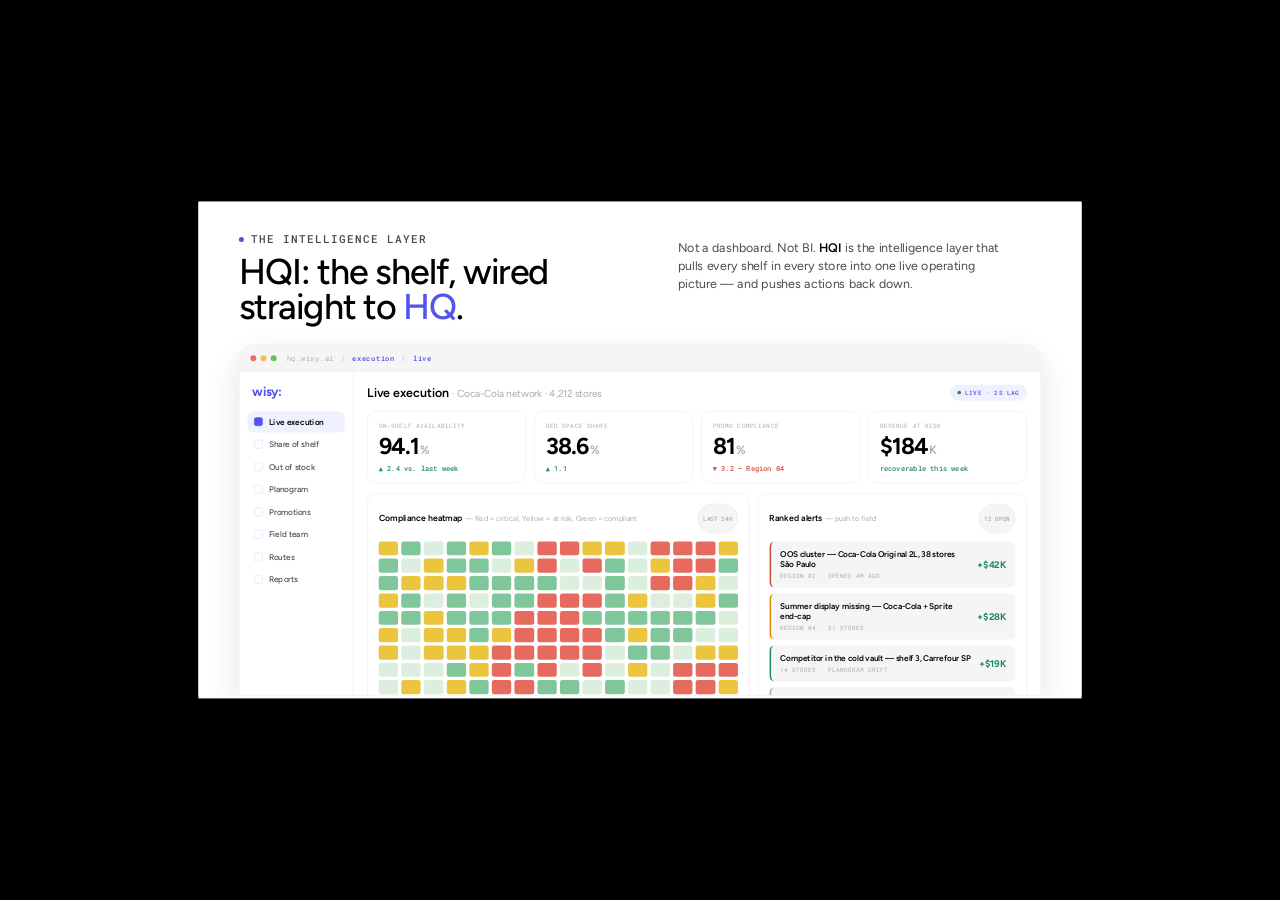
<file: _harness.html>
<!doctype html>
<html>
<head>
<meta charset="utf-8">
<link rel="stylesheet" href="colors_and_type.css" />
<link rel="stylesheet" href="deck.css" />
<link rel="stylesheet" href="deck-slides.css" />
<link rel="stylesheet" href="deck-frontier.css" />
<style>
  html, body { margin: 0; background: #000; height: 100%; }
  body { display: flex; align-items: center; justify-content: center; }
  .harness { width: 1920px; height: 1080px; position: relative; overflow: hidden; flex: none; transform: scale(0.46); transform-origin: center; background:#fff; }
  .harness .f-hqi__head, .harness .f-hqi__win { animation: none !important; opacity: 1 !important; transform: none !important; }
</style>
</head>
<body>
<div class="harness">
  <section data-deck-active>
    <div class="f-hqi">
      <div class="f-hqi__head">
        <div class="f-hqi__headL">
          <p class="kicker"><span class="dot"></span><span>The intelligence layer</span></p>
          <h2 class="f-hqi__h">HQI: the shelf, wired straight to <em>HQ</em>.</h2>
        </div>
        <p class="f-hqi__intro">Not a dashboard. Not BI. <strong>HQI</strong> is the intelligence layer that pulls every shelf in every store into one live operating picture — and pushes actions back down.</p>
      </div>
      <div class="f-hqi__win">
        <div class="f-hqi__bar">
          <span class="f-hqi__dots" aria-hidden="true"><i></i><i></i><i></i></span>
          <span class="f-hqi__url">hq.wisy.ai <span class="sl">/</span> <b>execution</b> <span class="sl">/</span> <b>live</b></span>
        </div>
        <div class="f-hqi__app">
          <aside class="f-hqi__side">
            <p class="f-hqi__logo">wisy<span>:</span></p>
            <nav class="f-hqi__nav">
              <span class="f-hqi__navit on"><span class="bx"></span>Live execution</span>
              <span class="f-hqi__navit"><span class="bx"></span>Share of shelf</span>
              <span class="f-hqi__navit"><span class="bx"></span>Out of stock</span>
              <span class="f-hqi__navit"><span class="bx"></span>Planogram</span>
              <span class="f-hqi__navit"><span class="bx"></span>Promotions</span>
              <span class="f-hqi__navit"><span class="bx"></span>Field team</span>
              <span class="f-hqi__navit"><span class="bx"></span>Routes</span>
              <span class="f-hqi__navit"><span class="bx"></span>Reports</span>
            </nav>
          </aside>
          <div class="f-hqi__main">
            <div class="f-hqi__apphead">
              <p class="f-hqi__title">Live execution <span>· Coca-Cola network · 4,212 stores</span></p>
              <span class="f-hqi__livepill"><span class="d"></span>Live · 2s lag</span>
            </div>
            <div class="f-hqi__kpis">
              <div class="f-hqi__kpi"><p class="k">On-shelf availability</p><p class="v">94.1<span>%</span></p><p class="dl up">▲ 2.4 vs. last week</p></div>
              <div class="f-hqi__kpi"><p class="k">Red space share</p><p class="v">38.6<span>%</span></p><p class="dl up">▲ 1.1</p></div>
              <div class="f-hqi__kpi"><p class="k">Promo compliance</p><p class="v">81<span>%</span></p><p class="dl down">▼ 3.2 — Region 04</p></div>
              <div class="f-hqi__kpi"><p class="k">Revenue at risk</p><p class="v">$184<span>K</span></p><p class="dl up">recoverable this week</p></div>
            </div>
            <div class="f-hqi__panels">
              <div class="f-hqi__heat">
                <div class="f-hqi__panelhead"><p>Compliance heatmap <span>— Red = critical, Yellow = at risk, Green = compliant</span></p><span class="pill">Last 24h</span></div>
                <div class="f-hqi__grid" id="hqiHeat"></div>
              </div>
              <div class="f-hqi__alerts">
                <div class="f-hqi__panelhead"><p>Ranked alerts <span>— push to field</span></p><span class="pill">12 open</span></div>
                <div class="f-hqi__alert red"><div class="ax"><p class="t">OOS cluster — Coca-Cola Original 2L, 38 stores São Paulo</p><p class="s">Region 02 · opened 4m ago</p></div><span class="val">+$42K</span></div>
                <div class="f-hqi__alert amber"><div class="ax"><p class="t">Summer display missing — Coca-Cola + Sprite end-cap</p><p class="s">Region 04 · 21 stores</p></div><span class="val">+$28K</span></div>
                <div class="f-hqi__alert green"><div class="ax"><p class="t">Competitor in the cold vault — shelf 3, Carrefour SP</p><p class="s">14 stores · planogram drift</p></div><span class="val">+$19K</span></div>
                <div class="f-hqi__alert"><div class="ax"><p class="t">Price mismatch vs. PoS — Coca-Cola Zero 6-pack</p><p class="s">Chile · 9 stores</p></div><span class="val">+$12K</span></div>
              </div>
            </div>
          </div>
        </div>
      </div>
    </div>
  </section>
</div>
<script>
  (function hqiHeat(){
    var el = document.getElementById('hqiHeat');
    if (!el || el.childElementCount) return;
    var COLS = 16, ROWS = 11, N = COLS * ROWS;
    var s = 20260605;
    function rnd(){ s = (s * 1103515245 + 12345) & 0x7fffffff; return s / 0x7fffffff; }
    var blobs = [[7,5],[8,6],[6,7],[8,4],[13,1],[8,0],[14,8]];
    function redNear(c, r){
      for (var b = 0; b < blobs.length; b++){
        var dc = c - blobs[b][0], dr = r - blobs[b][1];
        if (dc*dc + dr*dr <= 2 && rnd() < 0.72) return true;
      }
      return false;
    }
    var html = '';
    for (var i = 0; i < N; i++){
      var c = i % COLS, r = (i / COLS) | 0, cls;
      if (redNear(c, r)) cls = 'r';
      else { var x = rnd(); cls = x < 0.30 ? 'y' : (x < 0.62 ? 'g' : 'p'); }
      html += '<span class="hc ' + cls + '"></span>';
    }
    el.innerHTML = html;
  })();
</script>
</body>
</html>
</file>
<file: colors_and_type.css>
/* ============================================================
   WISY DESIGN SYSTEM — Foundations
   Source of truth: Brand Style Tile (assets/Brand_Style_Tile.png)
   ============================================================ */

@import url('https://fonts.googleapis.com/css2?family=Figtree:wght@300;400;500;600;700;800&family=Roboto+Mono:wght@400;500;600&display=swap');

:root {
  /* ----------  COLOR — RAW TOKENS  ---------- */

  /* Brand accents */
  --wisy-indigo:      #5354ED;   /* Primary accent — logo, CTAs, links */
  --wisy-lime:        #DDF45B;   /* Secondary accent — highlights, callouts */

  /* Neutrals */
  --wisy-black:       #000000;
  --wisy-gray-500:    #AAAAAA;   /* Mid gray — placeholders, captions */
  --wisy-gray-50:     #F5F5F5;   /* Surface tint — large soft cards */
  --wisy-white:       #FFFFFF;

  /* Indigo tints (the soft lavender family from the tile) */
  --wisy-indigo-200:  #CDD1FF;   /* Strong tint — secondary surfaces */
  --wisy-indigo-100:  #F0F1FF;   /* Wash — section backgrounds, tags */

  /* Derived shades for hover / press / focus (kept inside the indigo hue) */
  --wisy-indigo-700:  #3F3FD5;   /* Hover on primary */
  --wisy-indigo-800:  #2B2BB8;   /* Press on primary */
  --wisy-indigo-300:  #A8AFFF;   /* Soft border / focus ring */
  --wisy-lime-700:    #C5DC3D;   /* Hover on lime */

  /* Semantic helpers (kept neutral; brand favors restraint) */
  --wisy-success:     #1F8A5B;
  --wisy-warning:     #E08A00;
  --wisy-danger:      #D24A3C;

  /* ----------  COLOR — SEMANTIC ROLES  ---------- */

  /* Foreground */
  --fg:               var(--wisy-black);
  --fg-1:             var(--wisy-black);           /* Primary text */
  --fg-2:             #4A4A4A;                     /* Body secondary */
  --fg-3:             var(--wisy-gray-500);        /* Captions, placeholders */
  --fg-on-indigo:     var(--wisy-white);
  --fg-on-lime:       var(--wisy-black);
  --fg-accent:        var(--wisy-indigo);

  /* Background */
  --bg:               var(--wisy-white);
  --bg-1:             var(--wisy-white);           /* Page background */
  --bg-2:             var(--wisy-gray-50);         /* Soft surface — large cards */
  --bg-3:             var(--wisy-indigo-100);      /* Tint surface — callouts */
  --bg-inverse:       var(--wisy-black);
  --bg-accent:        var(--wisy-indigo);
  --bg-accent-soft:   var(--wisy-indigo-100);

  /* Border */
  --border-1:         #E6E6E6;                     /* Default border */
  --border-2:         var(--wisy-indigo-200);      /* Accent border */
  --border-strong:    var(--wisy-black);

  /* ----------  TYPOGRAPHY — FAMILIES  ---------- */
  --font-sans:   "Figtree", ui-sans-serif, system-ui, -apple-system, "Helvetica Neue", Arial, sans-serif;
  --font-mono:   "Roboto Mono", ui-monospace, "SF Mono", Menlo, Consolas, monospace;

  /* ----------  TYPOGRAPHY — SCALE  ---------- */
  /* Display sizes follow the tile: large weight 500/600, very tight leading. */
  --fs-display-xl: 96px;   --lh-display-xl: 0.95;
  --fs-display-l:  72px;   --lh-display-l:  1.00;
  --fs-display-m:  56px;   --lh-display-m:  1.02;
  --fs-display-s:  44px;   --lh-display-s:  1.05;

  --fs-h1:         36px;   --lh-h1:         1.10;
  --fs-h2:         28px;   --lh-h2:         1.15;
  --fs-h3:         22px;   --lh-h3:         1.20;
  --fs-h4:         18px;   --lh-h4:         1.30;

  --fs-body-l:     18px;   --lh-body-l:     1.50;
  --fs-body:       16px;   --lh-body:       1.50;
  --fs-body-s:     14px;   --lh-body-s:     1.45;

  --fs-caption:    13px;   --lh-caption:    1.35;
  --fs-tag:        12px;   --lh-tag:        1.20;    /* mono, all-caps */
  --fs-micro:      11px;   --lh-micro:      1.20;

  /* Weights */
  --fw-regular:    400;
  --fw-medium:     500;
  --fw-semibold:   600;
  --fw-bold:       700;

  /* Tracking */
  --ls-tight:      -0.02em;     /* display */
  --ls-snug:       -0.01em;     /* headings */
  --ls-normal:     0;
  --ls-wide:       0.06em;      /* mono caps */
  --ls-wider:      0.12em;      /* mono caps small */

  /* ----------  SPACING  ---------- */
  --space-1:  4px;
  --space-2:  8px;
  --space-3:  12px;
  --space-4:  16px;
  --space-5:  20px;
  --space-6:  24px;
  --space-8:  32px;
  --space-10: 40px;
  --space-12: 48px;
  --space-16: 64px;
  --space-20: 80px;
  --space-24: 96px;

  /* ----------  RADII  ---------- */
  /* Wisy uses GENEROUSLY rounded corners on large cards and pill capsules. */
  --radius-xs:   4px;
  --radius-sm:   8px;
  --radius-md:  12px;
  --radius-lg:  20px;
  --radius-xl:  28px;
  --radius-2xl: 40px;
  --radius-pill: 999px;

  /* ----------  SHADOWS  ---------- */
  /* Subtle and crisp — Wisy is "clean", not "fluffy". No big glows. */
  --shadow-xs: 0 1px 0 rgba(16, 24, 64, 0.04);
  --shadow-sm: 0 1px 2px rgba(16, 24, 64, 0.06), 0 1px 1px rgba(16, 24, 64, 0.03);
  --shadow-md: 0 6px 14px rgba(16, 24, 64, 0.07), 0 2px 4px rgba(16, 24, 64, 0.04);
  --shadow-lg: 0 18px 40px rgba(16, 24, 64, 0.10), 0 4px 8px rgba(16, 24, 64, 0.05);
  --shadow-indigo: 0 12px 28px rgba(83, 84, 237, 0.18);

  /* ----------  MOTION  ---------- */
  --ease-out:   cubic-bezier(0.16, 1, 0.30, 1);   /* default snappy */
  --ease-in-out: cubic-bezier(0.65, 0, 0.35, 1);
  --dur-fast:   120ms;
  --dur-base:   200ms;
  --dur-slow:   360ms;
}

/* ============================================================
   SEMANTIC TYPOGRAPHY CLASSES
   Use these on real elements. Keep raw vars for one-offs.
   ============================================================ */

.t-display-xl,
.t-display-l,
.t-display-m,
.t-display-s {
  font-family: var(--font-sans);
  font-weight: var(--fw-medium);
  letter-spacing: var(--ls-tight);
  color: var(--fg-1);
  text-wrap: balance;
}
.t-display-xl { font-size: var(--fs-display-xl); line-height: var(--lh-display-xl); }
.t-display-l  { font-size: var(--fs-display-l);  line-height: var(--lh-display-l);  }
.t-display-m  { font-size: var(--fs-display-m);  line-height: var(--lh-display-m);  }
.t-display-s  { font-size: var(--fs-display-s);  line-height: var(--lh-display-s);  }

.t-h1, .t-h2, .t-h3, .t-h4 {
  font-family: var(--font-sans);
  font-weight: var(--fw-semibold);
  letter-spacing: var(--ls-snug);
  color: var(--fg-1);
}
.t-h1 { font-size: var(--fs-h1); line-height: var(--lh-h1); }
.t-h2 { font-size: var(--fs-h2); line-height: var(--lh-h2); }
.t-h3 { font-size: var(--fs-h3); line-height: var(--lh-h3); }
.t-h4 { font-size: var(--fs-h4); line-height: var(--lh-h4); }

.t-body-l { font-family: var(--font-sans); font-weight: var(--fw-regular); font-size: var(--fs-body-l); line-height: var(--lh-body-l); color: var(--fg-1); }
.t-body   { font-family: var(--font-sans); font-weight: var(--fw-regular); font-size: var(--fs-body);   line-height: var(--lh-body);   color: var(--fg-1); }
.t-body-s { font-family: var(--font-sans); font-weight: var(--fw-regular); font-size: var(--fs-body-s); line-height: var(--lh-body-s); color: var(--fg-2); }
.t-caption{ font-family: var(--font-sans); font-weight: var(--fw-regular); font-size: var(--fs-caption);line-height: var(--lh-caption);color: var(--fg-3); }

/* Mono — always uppercase, always letter-spaced. Used for tags, labels, kickers. */
.t-tag, .t-kicker, .t-mono-caps {
  font-family: var(--font-mono);
  font-weight: var(--fw-medium);
  font-size: var(--fs-tag);
  line-height: var(--lh-tag);
  letter-spacing: var(--ls-wide);
  text-transform: uppercase;
  color: var(--fg-2);
}

.t-mono { font-family: var(--font-mono); font-weight: var(--fw-regular); }

/* Inline link style (indigo, underline on hover) */
.t-link {
  color: var(--fg-accent);
  text-decoration: none;
  border-bottom: 1px solid transparent;
  transition: border-color var(--dur-fast) var(--ease-out);
}
.t-link:hover { border-bottom-color: var(--fg-accent); }

/* ============================================================
   BASE ELEMENT BINDINGS
   Apply via class on a wrapper to opt in (e.g. <body class="wisy">)
   ============================================================ */

.wisy { font-family: var(--font-sans); color: var(--fg-1); background: var(--bg-1); }
.wisy h1 { font-size: var(--fs-h1); line-height: var(--lh-h1); font-weight: var(--fw-semibold); letter-spacing: var(--ls-snug); }
.wisy h2 { font-size: var(--fs-h2); line-height: var(--lh-h2); font-weight: var(--fw-semibold); letter-spacing: var(--ls-snug); }
.wisy h3 { font-size: var(--fs-h3); line-height: var(--lh-h3); font-weight: var(--fw-semibold); }
.wisy h4 { font-size: var(--fs-h4); line-height: var(--lh-h4); font-weight: var(--fw-semibold); }
.wisy p  { font-size: var(--fs-body); line-height: var(--lh-body); }
.wisy code, .wisy kbd, .wisy pre { font-family: var(--font-mono); }
</file>
<file: deck.css>
/* ============================================================
   WISY PRE-A FUNDRAISING DECK — slide styles
   Built on colors_and_type.css tokens. 1920×1080 canvas.
   ============================================================ */

:root {
  --type-title:     108px;
  --type-display:   132px;
  --type-subtitle:  40px;
  --type-h:         64px;
  --type-body:      28px;
  --type-body-l:    34px;
  --type-small:     22px;
  --type-mono:      20px;

  --pad-top:    88px;
  --pad-bottom: 84px;
  --pad-x:      120px;
}

html, body { margin: 0; padding: 0; background: #000; font-family: var(--font-sans); color: var(--fg-1); }
deck-stage:not(:defined) { visibility: hidden; }
deck-stage { background: var(--wisy-white); }

section {
  box-sizing: border-box;
  background: var(--wisy-white);
  color: var(--fg-1);
  overflow: hidden;
  font-family: var(--font-sans);
}

/* ---------- Reusable atoms ---------- */
.kicker {
  font-family: var(--font-mono);
  font-weight: 500;
  font-size: 24px;
  line-height: 1.2;
  letter-spacing: 0.14em;
  text-transform: uppercase;
  color: var(--fg-2);
  display: inline-flex;
  align-items: center;
  gap: 16px;
  margin: 0;
}
.kicker .dot {
  width: 11px; height: 11px; border-radius: 999px;
  background: var(--wisy-indigo);
  display: inline-block;
  flex-shrink: 0;
}
.kicker.on-dark { color: var(--wisy-indigo-200); }
.kicker.on-dark .dot { background: var(--wisy-lime); }

.title {
  font-family: var(--font-sans);
  font-weight: 500;
  font-size: var(--type-title);
  line-height: 0.97;
  letter-spacing: -0.028em;
  color: var(--fg-1);
  margin: 0;
  text-wrap: balance;
}
.title em { font-style: normal; color: var(--wisy-indigo); }
.ink-indigo { color: var(--wisy-indigo); }
.ink-lime {
  background: var(--wisy-lime);
  padding: 0 16px 6px;
  border-radius: 12px;
  box-decoration-break: clone;
  -webkit-box-decoration-break: clone;
}

.pill {
  display: inline-flex;
  align-items: center;
  gap: 12px;
  height: 52px;
  padding: 0 26px;
  border-radius: 999px;
  background: var(--wisy-indigo-100);
  color: var(--wisy-indigo);
  font-family: var(--font-mono);
  font-size: 19px;
  font-weight: 500;
  letter-spacing: 0.08em;
  text-transform: uppercase;
}
.pill.lime { background: var(--wisy-lime); color: var(--wisy-black); }
.pill.ink  { background: var(--wisy-black); color: var(--wisy-white); }
.pill.outline { background: transparent; color: var(--wisy-black); border: 1.5px solid var(--wisy-black); }

/* Page chrome — slide number + brand */
.chrome {
  position: absolute;
  inset: auto 0 34px;
  display: flex;
  justify-content: space-between;
  align-items: center;
  padding: 0 var(--pad-x);
  font-family: var(--font-mono);
  font-size: 16px;
  letter-spacing: 0.12em;
  text-transform: uppercase;
  color: var(--fg-3);
  pointer-events: none;
  z-index: 6;
}
.chrome.on-dark { color: rgba(255,255,255,0.5); }
.chrome .brand {
  font-family: var(--font-sans);
  font-weight: 600;
  font-size: 19px;
  letter-spacing: -0.02em;
  text-transform: lowercase;
  color: var(--wisy-indigo);
}
.chrome.on-dark .brand { color: var(--wisy-white); }

/* Generic slide padding */
.pad {
  height: 100%;
  box-sizing: border-box;
  padding: var(--pad-top) var(--pad-x) var(--pad-bottom);
  display: flex;
  flex-direction: column;
}

/* ============================================================
   SLIDE 1 — TITLE
   ============================================================ */
.s-title {
  position: relative;
  height: 100%;
  background: var(--wisy-white);
  display: grid;
  grid-template-columns: 1fr 760px;
}
.s-title__left {
  padding: 92px var(--pad-x) 76px;
  display: flex;
  flex-direction: column;
  justify-content: space-between;
  box-sizing: border-box;
}
.s-title__wordmark {
  font-family: var(--font-sans);
  font-weight: 600;
  font-size: 168px;
  line-height: 0.85;
  letter-spacing: -0.045em;
  color: var(--wisy-indigo);
  text-transform: lowercase;
  margin: 22px 0 0;
}
.s-title__hook .t {
  font-size: 72px;
  font-weight: 500;
  line-height: 0.99;
  letter-spacing: -0.028em;
  color: var(--wisy-black);
  margin: 0 0 26px;
  text-wrap: balance;
}
.s-title__hook .t em { font-style: normal; color: var(--wisy-indigo); }
.s-title__hook .sub {
  font-size: 30px;
  color: var(--fg-2);
  line-height: 1.38;
  margin: 0;
  max-width: 820px;
}
.s-title__meta {
  display: flex;
  gap: 22px;
  align-items: center;
  color: var(--fg-1);
  font-family: var(--font-mono);
  font-size: 24px;
  letter-spacing: 0.1em;
  text-transform: uppercase;
}
.s-title__meta span { white-space: nowrap; }
.s-title__meta .bar { width: 30px; height: 1px; background: var(--wisy-gray-500); }
.s-title__meta .accent { color: var(--wisy-indigo); }

.s-title__right {
  position: relative;
  background: var(--wisy-indigo);
  overflow: hidden;
}
/* Tweak: cover treatment */
body[data-cover="ink"] .s-title__right { background: var(--wisy-black); }
body[data-cover="ink"] .s-title__right::after {
  background: linear-gradient(180deg, rgba(0,0,0,0.5) 0%, rgba(0,0,0,0.95) 100%);
}
body[data-cover="ink"] .s-title__rtag { color: var(--wisy-gray-500); }
/* Tweak: freeze motion (for export / screen-share) */
body[data-motion="off"] deck-stage section *,
body[data-motion="off"] deck-stage section *::before,
body[data-motion="off"] deck-stage section *::after {
  animation: none !important;
}
.s-title__right::before {
  content: "";
  position: absolute;
  inset: 0;
  background:
    url("https://images.unsplash.com/photo-1604719312566-8912e9227c6a?w=1600&q=80&auto=format&fit=crop") center/cover;
  mix-blend-mode: luminosity;
  opacity: 0.5;
}
.s-title__right::after {
  content: "";
  position: absolute; inset: 0;
  background: linear-gradient(180deg, rgba(83,84,237,0.55) 0%, rgba(83,84,237,0.94) 100%);
}
.s-title__rightInner {
  position: relative;
  z-index: 2;
  height: 100%;
  box-sizing: border-box;
  padding: 76px 68px;
  display: flex;
  flex-direction: column;
  justify-content: space-between;
  color: var(--wisy-white);
}
.s-title__rtag {
  font-family: var(--font-mono);
  font-size: 20px;
  letter-spacing: 0.16em;
  text-transform: uppercase;
  color: var(--wisy-indigo-200);
}
.s-title__statBlock { display: flex; flex-direction: column; gap: 16px; }
.s-title__stat {
  font-family: var(--font-sans);
  font-weight: 500;
  font-size: 84px;
  line-height: 0.92;
  letter-spacing: -0.03em;
  color: var(--wisy-lime);
  margin: 0;
}
.s-title__statLbl {
  font-size: 26px;
  line-height: 1.35;
  color: rgba(255,255,255,0.9);
  max-width: 540px;
  margin: 0;
}
.s-title__backed {
  display: flex;
  align-items: center;
  gap: 28px;
  flex-wrap: wrap;
}
.s-title__backed .lbl {
  font-family: var(--font-mono);
  font-size: 20px;
  letter-spacing: 0.16em;
  text-transform: uppercase;
  color: rgba(255,255,255,0.7);
}
.s-title__backed .names {
  font-family: var(--font-sans);
  font-weight: 600;
  font-size: 24px;
  color: var(--wisy-white);
  letter-spacing: -0.01em;
}

/* ============================================================
   GENERIC — Section header band (top of content slides)
   ============================================================ */
.head {
  display: grid;
  grid-template-columns: 1fr auto;
  gap: 64px;
  align-items: end;
  flex-shrink: 0;
}
.head h2 {
  font-family: var(--font-sans);
  font-weight: 500;
  font-size: var(--type-h);
  line-height: 0.99;
  letter-spacing: -0.025em;
  color: var(--wisy-black);
  margin: 18px 0 0;
  text-wrap: balance;
  max-width: 1180px;
}
.head h2 em { font-style: normal; color: var(--wisy-indigo); }
.head__note {
  font-family: var(--font-mono);
  font-size: 18px;
  letter-spacing: 0.1em;
  text-transform: uppercase;
  color: var(--fg-3);
  text-align: right;
  white-space: nowrap;
}
.lede {
  font-size: var(--type-body);
  line-height: 1.4;
  color: var(--fg-2);
  margin: 22px 0 0;
  max-width: 1280px;
  text-wrap: pretty;
}
.lede strong { color: var(--fg-1); font-weight: 600; }
.lede em { font-style: normal; color: var(--wisy-indigo); font-weight: 600; }
</file>
<file: deck-slides.css>
/* ============================================================
   WISY PRE-A DECK — per-slide styles (batch-built)
   ============================================================ */

/* ============================================================
   SLIDE 2 — Two channels (comparison)
   ============================================================ */
.s-chan { gap: 44px; }
.s-chan__grid {
  display: grid;
  grid-template-columns: 1fr 1fr;
  gap: 32px;
  flex: 1;
  min-height: 0;
  margin-top: 8px;
}
.s-chan__card {
  border-radius: var(--radius-xl);
  padding: 44px 46px;
  display: flex;
  flex-direction: column;
  box-sizing: border-box;
  border: 1px solid var(--border-1);
  background: var(--wisy-white);
}
.s-chan__card.modern { background: var(--wisy-gray-50); }
.s-chan__card.trad {
  background: var(--wisy-indigo);
  border: none;
  color: var(--wisy-white);
}
.s-chan__cardTop {
  display: flex; align-items: flex-start; justify-content: space-between;
  gap: 24px;
}
.s-chan__name {
  font-family: var(--font-sans);
  font-weight: 600;
  font-size: 38px;
  letter-spacing: -0.02em;
  color: var(--wisy-black);
  margin: 0;
  line-height: 1.05;
}
.s-chan__card.trad .s-chan__name { color: var(--wisy-white); }
.s-chan__name span {
  display: block;
  font-family: var(--font-sans);
  font-weight: 400;
  font-size: 24px;
  color: var(--fg-2);
  margin-top: 8px;
}
.s-chan__card.trad .s-chan__name span { color: var(--wisy-indigo-200); }
.s-chan__data {
  font-family: var(--font-mono);
  font-size: 16px;
  letter-spacing: 0.12em;
  text-transform: uppercase;
  padding: 9px 16px;
  border-radius: 999px;
  white-space: nowrap;
}
.s-chan__data.high { background: var(--wisy-black); color: var(--wisy-white); }
.s-chan__data.low { background: var(--wisy-lime); color: var(--wisy-black); }
/* dot grid data-density */
.s-chan__dots {
  display: grid;
  grid-template-columns: repeat(20, 1fr);
  gap: 7px;
  margin: 32px 0 28px;
}
.s-chan__dots i {
  aspect-ratio: 1;
  border-radius: 999px;
  background: var(--wisy-indigo-200);
}
.s-chan__card.modern .s-chan__dots i.on { background: var(--wisy-indigo); }
.s-chan__card.modern .s-chan__dots i.off { background: #DcDcE4; }
.s-chan__card.trad .s-chan__dots i { background: rgba(255,255,255,0.16); }
.s-chan__card.trad .s-chan__dots i.on { background: var(--wisy-lime); }
.s-chan__desc {
  font-size: 24px;
  line-height: 1.42;
  color: var(--fg-1);
  margin: 0;
  text-wrap: pretty;
}
.s-chan__card.trad .s-chan__desc { color: rgba(255,255,255,0.88); }
.s-chan__foot {
  margin-top: auto;
  padding-top: 26px;
  display: flex;
  align-items: flex-end;
  justify-content: space-between;
  gap: 24px;
  border-top: 1px solid var(--border-1);
}
.s-chan__card.trad .s-chan__foot { border-top: 1px solid rgba(255,255,255,0.18); }
.s-chan__val .v {
  font-family: var(--font-sans);
  font-weight: 500;
  font-size: 72px;
  line-height: 0.9;
  letter-spacing: -0.03em;
  color: var(--wisy-black);
  margin: 0;
}
.s-chan__card.trad .s-chan__val .v { color: var(--wisy-lime); }
.s-chan__val .l {
  font-family: var(--font-mono);
  font-size: 15px;
  letter-spacing: 0.12em;
  text-transform: uppercase;
  color: var(--fg-3);
  margin: 8px 0 0;
}
.s-chan__card.trad .s-chan__val .l { color: var(--wisy-indigo-200); }
.s-chan__players {
  text-align: right;
  font-family: var(--font-sans);
  font-weight: 500;
  font-size: 22px;
  color: var(--fg-2);
  line-height: 1.4;
  max-width: 280px;
}
.s-chan__players .pl {
  font-family: var(--font-mono);
  font-size: 13px;
  letter-spacing: 0.12em;
  text-transform: uppercase;
  color: var(--fg-3);
  display: block;
  margin-bottom: 6px;
}
.s-chan__card.trad .s-chan__players { color: var(--wisy-white); }
.s-chan__card.trad .s-chan__players .pl { color: var(--wisy-indigo-200); }
.s-chan__banner {
  display: flex; align-items: center; gap: 16px;
  flex-shrink: 0;
}
.s-chan__banner .t {
  font-family: var(--font-sans);
  font-weight: 500;
  font-size: 26px;
  color: var(--wisy-black);
  margin: 0;
}
.s-chan__banner .t em { font-style: normal; background: var(--wisy-lime); padding: 2px 10px 4px; border-radius: 8px; }

/* ============================================================
   SLIDE 3 — Big dark stat (80% blind spot)
   ============================================================ */
.s-bigstat {
  height: 100%;
  box-sizing: border-box;
  background: var(--wisy-black);
  color: var(--wisy-white);
  padding: 76px var(--pad-x) 80px;
  display: flex;
  flex-direction: column;
  gap: 36px;
}
.s-bigstat .kicker { color: var(--wisy-indigo-200); }
.s-bigstat .kicker .dot { background: var(--wisy-lime); }
.s-bigstat__hero {
  display: grid;
  grid-template-columns: 1.05fr 1fr;
  gap: 72px;
  align-items: center;
  flex: 1;
  min-height: 0;
}
.s-bigstat__num {
  font-family: var(--font-sans);
  font-weight: 500;
  font-size: 270px;
  line-height: 0.82;
  letter-spacing: -0.05em;
  color: var(--wisy-lime);
  margin: 0;
}
.s-bigstat__num .unit { font-size: 150px; color: var(--wisy-white); letter-spacing: -0.02em; }
.s-bigstat__copy h2 {
  font-family: var(--font-sans);
  font-weight: 500;
  font-size: 56px;
  line-height: 1.02;
  letter-spacing: -0.025em;
  color: var(--wisy-white);
  margin: 0 0 24px;
  text-wrap: balance;
}
.s-bigstat__copy h2 em { font-style: normal; color: var(--wisy-lime); }
.s-bigstat__copy p {
  font-size: 28px;
  line-height: 1.4;
  color: rgba(255,255,255,0.78);
  margin: 0;
  max-width: 600px;
}
.s-bigstat__row {
  display: grid;
  grid-template-columns: repeat(3, 1fr);
  gap: 40px;
  padding-top: 30px;
  border-top: 1px solid rgba(255,255,255,0.14);
  flex-shrink: 0;
}
.s-bigstat__cell .n {
  font-family: var(--font-sans);
  font-weight: 500;
  font-size: 64px;
  line-height: 1;
  letter-spacing: -0.03em;
  color: var(--wisy-white);
  margin: 0 0 14px;
}
.s-bigstat__cell .n .accent { color: var(--wisy-lime); }
.s-bigstat__cell .l {
  font-size: 23px;
  line-height: 1.35;
  color: rgba(255,255,255,0.74);
  margin: 0;
  max-width: 420px;
}

/* ============================================================
   SLIDE 4 — Two disconnected data ecosystems
   ============================================================ */
.s-eco {
  background: var(--wisy-gray-50);
  gap: 36px;
}
.s-eco__diagram {
  position: relative;
  display: grid;
  grid-template-columns: 1fr 200px 1fr;
  gap: 0;
  flex: 1;
  min-height: 0;
  align-items: stretch;
  margin-top: 6px;
}
.s-eco__col {
  background: var(--wisy-white);
  border: 1px solid var(--border-1);
  border-radius: var(--radius-xl);
  padding: 38px 40px;
  display: flex;
  flex-direction: column;
}
.s-eco__colHead {
  display: flex; align-items: baseline; gap: 16px;
  margin-bottom: 8px;
}
.s-eco__colTag {
  font-family: var(--font-mono);
  font-size: 16px;
  letter-spacing: 0.12em;
  text-transform: uppercase;
  color: var(--wisy-indigo);
}
.s-eco__colTag.sec { color: var(--fg-3); }
.s-eco__feed {
  margin-left: auto;
  display: flex; align-items: center; gap: 9px;
  font-family: var(--font-mono);
  font-size: 14px;
  letter-spacing: 0.1em;
  text-transform: uppercase;
  color: var(--wisy-indigo);
}
.s-eco__feed.sec { color: var(--fg-3); }
.s-eco__feed .d {
  width: 8px; height: 8px; border-radius: 999px;
  background: var(--wisy-indigo);
}
.s-eco__feed.sec .d { background: var(--wisy-gray-500); }
.s-eco__col h3 {
  font-family: var(--font-sans);
  font-weight: 600;
  font-size: 34px;
  letter-spacing: -0.02em;
  color: var(--wisy-black);
  margin: 0 0 4px;
}
.s-eco__col p.sub {
  font-size: 22px;
  color: var(--fg-2);
  margin: 0 0 28px;
  line-height: 1.35;
}
.s-eco__tags {
  display: flex; flex-wrap: wrap; gap: 12px;
  margin-top: auto;
}
.s-eco__tags span {
  font-family: var(--font-mono);
  font-size: 16px;
  letter-spacing: 0.06em;
  text-transform: uppercase;
  padding: 12px 18px;
  border-radius: 12px;
  background: var(--wisy-indigo-100);
  color: var(--wisy-indigo);
  font-weight: 500;
}
.s-eco__col.secondary .s-eco__tags span {
  background: var(--wisy-gray-50);
  color: var(--fg-2);
  border: 1px solid var(--border-1);
}
/* center gap — no unified layer */
.s-eco__gap {
  display: flex;
  flex-direction: column;
  align-items: center;
  justify-content: center;
  gap: 20px;
  position: relative;
  z-index: 3;
}
.s-eco__gap::before {
  content: "";
  position: absolute;
  top: 50%; left: 0; right: 0;
  height: 2px;
  background-image: linear-gradient(90deg, var(--wisy-indigo) 0 8px, transparent 8px 20px);
  background-size: 20px 2px;
  opacity: 0.4;
}
.s-eco__qmark {
  position: relative;
  width: 116px; height: 116px;
  border-radius: 999px;
  background: var(--wisy-black);
  color: var(--wisy-lime);
  display: grid; place-items: center;
  font-family: var(--font-sans);
  font-weight: 600;
  font-size: 64px;
  z-index: 2;
  box-shadow: 0 18px 50px rgba(0,0,0,0.2);
}
.s-eco__qmark::after {
  content: "";
  position: absolute;
  inset: 0;
  border-radius: 999px;
  border: 2px solid var(--wisy-danger);
  opacity: 0;
}
.s-eco__gapLbl {
  font-family: var(--font-mono);
  font-size: 15px;
  letter-spacing: 0.12em;
  text-transform: uppercase;
  color: var(--wisy-danger);
  text-align: center;
  z-index: 2;
  background: var(--wisy-gray-50);
  padding: 0 8px;
}
/* animated data streams — both sides emit, neither connects */
.s-eco__flow {
  position: absolute;
  inset: 0;
  z-index: 2;
  pointer-events: none;
}
.s-eco__flow .p {
  position: absolute;
  width: 11px; height: 11px;
  border-radius: 999px;
  opacity: 0;
  transform: translateY(-50%) scale(0.5);
}
.s-eco__flow .p.l { background: var(--wisy-indigo); }
.s-eco__flow .p.r { background: var(--wisy-gray-500); }
@keyframes ecoFlowL {
  0%   { left: 23%; opacity: 0; transform: translateY(-50%) scale(0.5); }
  16%  { opacity: 1; transform: translateY(-50%) scale(1); }
  70%  { opacity: 1; }
  100% { left: 46.5%; opacity: 0; transform: translateY(-50%) scale(0.45); }
}
@keyframes ecoFlowR {
  0%   { left: 77%; opacity: 0; transform: translateY(-50%) scale(0.5); }
  16%  { opacity: 1; transform: translateY(-50%) scale(1); }
  70%  { opacity: 1; }
  100% { left: 53.5%; opacity: 0; transform: translateY(-50%) scale(0.45); }
}
@keyframes ecoVoid {
  0%   { opacity: 0.55; transform: scale(1); }
  100% { opacity: 0; transform: scale(1.55); }
}
@keyframes ecoFeed { 0%, 100% { opacity: 1; } 50% { opacity: 0.25; } }
@media (prefers-reduced-motion: no-preference) {
  [data-deck-active] .s-eco__qmark::after  { animation: ecoVoid 2200ms var(--ease-out) 900ms infinite; }
  [data-deck-active] .s-eco__feed .d       { animation: ecoFeed 1400ms ease-in-out infinite; }
  [data-deck-active] .s-eco__flow .p.l     { animation: ecoFlowL 2400ms linear infinite; }
  [data-deck-active] .s-eco__flow .p.r     { animation: ecoFlowR 2400ms linear infinite; }
}

/* ============================================================
   SLIDE 5 — Even within each channel (trapped + islands)
   ============================================================ */
.s-within { gap: 40px; }
.s-within__grid {
  display: grid;
  grid-template-columns: 1fr 1fr;
  gap: 32px;
  flex: 1;
  min-height: 0;
  margin-top: 6px;
}
.s-within__card {
  border-radius: var(--radius-xl);
  border: 1px solid var(--border-1);
  background: var(--wisy-white);
  padding: 42px 44px;
  display: flex;
  flex-direction: column;
}
.s-within__tag {
  font-family: var(--font-mono);
  font-size: 16px;
  letter-spacing: 0.12em;
  text-transform: uppercase;
  color: var(--wisy-indigo);
  margin: 0 0 14px;
}
.s-within__card h3 {
  font-family: var(--font-sans);
  font-weight: 500;
  font-size: 40px;
  line-height: 1.04;
  letter-spacing: -0.02em;
  color: var(--wisy-black);
  margin: 0 0 26px;
  text-wrap: balance;
}
.s-within__card h3 em { font-style: normal; color: var(--wisy-indigo); }
/* trapped-knowledge stats */
.s-within__stats {
  display: flex;
  gap: 40px;
  margin-bottom: 28px;
}
.s-within__stat .v {
  font-family: var(--font-sans);
  font-weight: 500;
  font-size: 60px;
  line-height: 0.95;
  letter-spacing: -0.03em;
  color: var(--wisy-indigo);
  margin: 0 0 8px;
}
.s-within__stat .l {
  font-size: 19px;
  color: var(--fg-2);
  line-height: 1.3;
  margin: 0;
  max-width: 210px;
}
.s-within__body {
  font-size: 23px;
  line-height: 1.45;
  color: var(--fg-1);
  margin: 0;
  text-wrap: pretty;
}
.s-within__body em { font-style: normal; color: var(--wisy-indigo); font-weight: 600; }
/* islands grid */
.s-within__islands {
  display: grid;
  grid-template-columns: repeat(3, 1fr);
  gap: 12px;
  margin-bottom: 26px;
}
.s-within__island {
  background: var(--wisy-gray-50);
  border: 1px solid var(--border-1);
  border-radius: 14px;
  padding: 16px 14px;
  text-align: center;
  font-family: var(--font-mono);
  font-size: 16px;
  letter-spacing: 0.04em;
  color: var(--fg-1);
  font-weight: 500;
}
.s-within__foot {
  margin-top: auto;
  padding-top: 24px;
  border-top: 2px solid var(--wisy-black);
  font-size: 24px;
  line-height: 1.3;
  color: var(--wisy-black);
  font-weight: 500;
}
.s-within__foot em { font-style: normal; background: var(--wisy-lime); padding: 2px 9px 4px; border-radius: 8px; }

/* ============================================================
   SLIDE 6 — Why it matters (photo + overlay)
   ============================================================ */
.s-why {
  height: 100%;
  display: grid;
  grid-template-columns: 1fr 1fr;
}
.s-why__photo {
  position: relative;
  overflow: hidden;
  background: var(--wisy-indigo-100);
}
.s-why__slot {
  position: absolute;
  inset: 0;
  width: 100%;
  height: 100%;
  display: block;
}
.s-why__scrim {
  position: absolute;
  inset: 0;
  z-index: 1;
  pointer-events: none;
  background: linear-gradient(180deg, rgba(8,8,16,0.18) 0%, rgba(8,8,16,0.04) 34%, rgba(8,8,16,0.86) 100%);
}
.s-why__tag {
  position: absolute;
  top: 48px; left: 48px;
  z-index: 2;
  background: var(--wisy-white);
  color: var(--wisy-black);
  border-radius: 999px;
  padding: 12px 22px;
  font-family: var(--font-mono);
  font-size: 16px;
  letter-spacing: 0.12em;
  text-transform: uppercase;
  font-weight: 500;
  display: flex; align-items: center; gap: 12px;
}
.s-why__tag .dot { width: 9px; height: 9px; border-radius: 999px; background: var(--wisy-danger); }
.s-why__empty {
  position: absolute;
  left: 48px; bottom: 48px; right: 48px;
  z-index: 2;
  color: var(--wisy-white);
}
.s-why__empty .big {
  font-family: var(--font-sans);
  font-weight: 600;
  font-size: 52px;
  line-height: 1.02;
  letter-spacing: -0.02em;
  margin: 0;
  text-wrap: balance;
}
.s-why__empty .sm {
  font-family: var(--font-mono);
  font-size: 17px;
  letter-spacing: 0.12em;
  text-transform: uppercase;
  color: rgba(255,255,255,0.78);
  margin: 14px 0 0;
}
.s-why__right {
  background: var(--wisy-black);
  color: var(--wisy-white);
  padding: 80px 88px;
  display: flex;
  flex-direction: column;
  justify-content: center;
  box-sizing: border-box;
}
.s-why__right .kicker { color: var(--wisy-indigo-200); }
.s-why__right .kicker .dot { background: var(--wisy-lime); }
.s-why__right h2 {
  font-family: var(--font-sans);
  font-weight: 500;
  font-size: 58px;
  line-height: 1.0;
  letter-spacing: -0.025em;
  color: var(--wisy-white);
  margin: 22px 0 28px;
  text-wrap: balance;
}
.s-why__right h2 em { font-style: normal; color: var(--wisy-lime); }
.s-why__story {
  font-size: 26px;
  line-height: 1.45;
  color: rgba(255,255,255,0.82);
  margin: 0 0 40px;
  text-wrap: pretty;
}
.s-why__story strong { color: var(--wisy-white); font-weight: 600; }
.s-why__stats {
  display: grid;
  grid-template-columns: repeat(3, 1fr);
  gap: 32px;
  padding-top: 32px;
  border-top: 1px solid rgba(255,255,255,0.14);
}
.s-why__stat .v {
  font-family: var(--font-sans);
  font-weight: 500;
  font-size: 56px;
  line-height: 1;
  letter-spacing: -0.03em;
  color: var(--wisy-lime);
  margin: 0 0 10px;
}
.s-why__stat .l {
  font-size: 19px;
  line-height: 1.3;
  color: rgba(255,255,255,0.74);
  margin: 0;
}

/* ============================================================
   SLIDE 7 — From SaaS to AaaS
   ============================================================ */
.s-shift {
  background: var(--wisy-indigo-100);
  gap: 36px;
}
.s-shift__top {
  display: grid;
  grid-template-columns: 1.2fr 1fr;
  gap: 64px;
  align-items: end;
  flex-shrink: 0;
}
.s-shift__quote {
  font-family: var(--font-sans);
  font-weight: 500;
  font-size: 72px;
  line-height: 0.98;
  letter-spacing: -0.03em;
  color: var(--wisy-black);
  margin: 18px 0 0;
  text-wrap: balance;
}
.s-shift__quote .mark { color: var(--wisy-indigo); }
.s-shift__attr {
  display: flex; flex-direction: column; gap: 6px;
  padding-bottom: 6px;
}
.s-shift__attr .who {
  font-family: var(--font-sans);
  font-weight: 600;
  font-size: 26px;
  color: var(--wisy-black);
}
.s-shift__attr .role {
  font-family: var(--font-mono);
  font-size: 17px;
  letter-spacing: 0.1em;
  text-transform: uppercase;
  color: var(--fg-2);
}
.s-shift__cards {
  display: grid;
  grid-template-columns: repeat(3, 1fr);
  gap: 24px;
  flex: 1;
  min-height: 0;
}
.s-shift__card {
  background: var(--wisy-white);
  border-radius: var(--radius-xl);
  border: 1px solid var(--border-1);
  padding: 38px 38px 34px;
  display: flex;
  flex-direction: column;
}
.s-shift__card .n {
  font-family: var(--font-mono);
  font-size: 16px;
  letter-spacing: 0.12em;
  text-transform: uppercase;
  color: var(--wisy-indigo);
  margin: 0 0 20px;
}
.s-shift__card h3 {
  font-family: var(--font-sans);
  font-weight: 500;
  font-size: 34px;
  line-height: 1.05;
  letter-spacing: -0.02em;
  color: var(--wisy-black);
  margin: 0 0 18px;
  text-wrap: balance;
}
.s-shift__card h3 em { font-style: normal; color: var(--wisy-indigo); }
.s-shift__card p {
  font-size: 22px;
  line-height: 1.42;
  color: var(--fg-2);
  margin: 0;
  text-wrap: pretty;
}
.s-shift__card .punch {
  margin-top: auto;
  padding-top: 22px;
  font-family: var(--font-sans);
  font-weight: 600;
  font-size: 22px;
  color: var(--wisy-black);
  line-height: 1.25;
}
.s-shift__card .punch em { font-style: normal; background: var(--wisy-lime); padding: 1px 8px 3px; border-radius: 7px; }
.s-shift__foot {
  flex-shrink: 0;
  font-family: var(--font-sans);
  font-weight: 500;
  font-size: 30px;
  line-height: 1.2;
  color: var(--wisy-black);
  margin: 0;
  text-wrap: balance;
}
.s-shift__foot em { font-style: normal; color: var(--wisy-indigo); }

/* ============================================================
   SLIDE 8 — The Era of Apps is Over
   ============================================================ */
.s-era {
  background: var(--wisy-black);
  color: var(--wisy-white);
  gap: 40px;
}
.s-era .kicker { color: var(--wisy-indigo-200); }
.s-era .kicker .dot { background: var(--wisy-lime); }
.s-era .head h2 { color: var(--wisy-white); }
.s-era .head h2 em { color: var(--wisy-lime); }
.s-era__grid {
  display: grid;
  grid-template-columns: 1fr 130px 1fr;
  gap: 0;
  flex: 1;
  min-height: 0;
  align-items: center;
}
.s-era__panel {
  border-radius: var(--radius-xl);
  padding: 48px 50px;
  height: 100%;
  box-sizing: border-box;
  display: flex;
  flex-direction: column;
  justify-content: center;
}
.s-era__panel.past {
  background: #131316;
  border: 1px solid rgba(255,255,255,0.1);
}
.s-era__panel.future {
  background: var(--wisy-indigo);
}
.s-era__era {
  font-family: var(--font-mono);
  font-size: 18px;
  letter-spacing: 0.14em;
  text-transform: uppercase;
  margin: 0 0 14px;
}
.s-era__panel.past .s-era__era { color: var(--wisy-gray-500); }
.s-era__panel.future .s-era__era { color: var(--wisy-lime); }
.s-era__panel h3 {
  font-family: var(--font-sans);
  font-weight: 500;
  font-size: 52px;
  line-height: 0.98;
  letter-spacing: -0.025em;
  margin: 0 0 26px;
}
.s-era__panel.past h3 { color: rgba(255,255,255,0.92); }
.s-era__panel.future h3 { color: var(--wisy-white); }
.s-era__panel p {
  font-size: 25px;
  line-height: 1.42;
  margin: 0;
  text-wrap: pretty;
}
.s-era__panel.past p { color: rgba(255,255,255,0.66); }
.s-era__panel.future p { color: rgba(255,255,255,0.92); }
.s-era__panel .tagline {
  margin-top: 28px;
  font-family: var(--font-sans);
  font-weight: 600;
  font-size: 24px;
}
.s-era__panel.future .tagline { color: var(--wisy-lime); }
.s-era__arrow {
  display: grid;
  place-items: center;
}
.s-era__arrow .circ {
  width: 88px; height: 88px;
  border-radius: 999px;
  background: var(--wisy-lime);
  color: var(--wisy-black);
  display: grid; place-items: center;
  font-size: 44px;
  font-weight: 600;
}
.s-era__foot {
  flex-shrink: 0;
  display: flex;
  align-items: center;
  gap: 18px;
  padding-top: 28px;
  border-top: 1px solid rgba(255,255,255,0.14);
  font-family: var(--font-sans);
  font-weight: 500;
  font-size: 30px;
  color: var(--wisy-white);
}
.s-era__foot em { font-style: normal; color: var(--wisy-lime); }

/* ============================================================
   SLIDE 9 — What we build (animated: capture → automate → act)
   ============================================================ */
.s-cap { gap: 30px; }
.s-cap__stage {
  display: grid;
  grid-template-columns: 1.62fr 1fr;
  gap: 28px;
  flex: 1;
  min-height: 0;
  margin-top: 4px;
}

/* ---- shared scene ---- */
.s-cap__scene {
  position: relative;
  border-radius: var(--radius-2xl);
  overflow: hidden;
  background: var(--wisy-black);
  box-shadow: var(--shadow-md);
}
.s-cap__shelf { position: absolute; inset: 0; width: 100%; height: 100%; display: block; }
.s-cap__base {
  position: absolute; inset: 0; z-index: 1; pointer-events: none;
  background: linear-gradient(180deg, rgba(8,8,16,0.30) 0%, rgba(8,8,16,0) 26%, rgba(8,8,16,0) 64%, rgba(8,8,16,0.55) 100%);
}
.cap-layer {
  position: absolute; inset: 0; z-index: 2;
  opacity: 0; visibility: hidden;
  transition: opacity 0.55s var(--ease-out), visibility 0.55s;
  pointer-events: none;
}
.s-cap[data-stage="1"] .cap-glasses,
.s-cap[data-stage="2"] .cap-heat,
.s-cap[data-stage="3"] .cap-miss { opacity: 1; visibility: visible; }

/* shared top label row */
.cap-top {
  position: absolute; top: 24px; left: 24px; right: 24px; z-index: 4;
  display: flex; justify-content: space-between; gap: 12px; flex-wrap: wrap;
}
.cap-pill {
  font-family: var(--font-mono);
  font-size: 14px; letter-spacing: 0.1em; text-transform: uppercase;
  display: inline-flex; align-items: center; gap: 9px;
  padding: 9px 15px; border-radius: var(--radius-pill);
  background: rgba(255,255,255,0.92); color: var(--wisy-black);
  backdrop-filter: blur(10px); -webkit-backdrop-filter: blur(10px);
  box-shadow: var(--shadow-sm); font-weight: 500;
}
.cap-pill .d { width: 9px; height: 9px; border-radius: 999px; flex-shrink: 0; }
.cap-pill.rec { background: rgba(10,10,18,0.62); color: var(--wisy-white); }
.cap-pill.rec .d { background: var(--wisy-danger); animation: capBlink 1.1s steps(1) infinite; }
.cap-pill.ghost { background: rgba(255,255,255,0.16); color: var(--wisy-white); border: 1px solid rgba(255,255,255,0.34); }
.cap-pill.rule .d { background: var(--wisy-indigo); }
.cap-pill.miss .d { background: var(--wisy-lime); }
@keyframes capBlink { 0%,50% { opacity: 1; } 51%,100% { opacity: 0.18; } }

/* ===== STAGE 1 — smart-glasses capture ===== */
.cap-vignette {
  position: absolute; inset: 0; z-index: 3; pointer-events: none;
  box-shadow: inset 0 0 200px 44px rgba(0,0,0,0.55);
  border-radius: inherit;
}
.cap-bracket {
  position: absolute; z-index: 4; width: 46px; height: 46px;
  border: 3px solid var(--wisy-lime); opacity: 0.92;
}
.cap-bracket.tl { top: 22px; left: 22px; border-right: none; border-bottom: none; border-top-left-radius: 8px; }
.cap-bracket.tr { top: 22px; right: 22px; border-left: none; border-bottom: none; border-top-right-radius: 8px; }
.cap-bracket.bl { bottom: 22px; left: 22px; border-right: none; border-top: none; border-bottom-left-radius: 8px; }
.cap-bracket.br { bottom: 22px; right: 22px; border-left: none; border-top: none; border-bottom-right-radius: 8px; }
.cap-scanline {
  position: absolute; z-index: 4; left: 22px; right: 22px; top: 0; height: 3px;
  background: linear-gradient(90deg, transparent, var(--wisy-lime), transparent);
  box-shadow: 0 0 16px 2px rgba(221,244,91,0.6);
  opacity: 0;
}
.cap-det {
  position: absolute; z-index: 4;
  border: 2.5px solid var(--wisy-lime);
  border-radius: 12px;
  box-shadow: 0 0 0 1px rgba(0,0,0,0.18), inset 0 0 24px rgba(221,244,91,0.14);
  opacity: 0;
}
.cap-det .tag {
  position: absolute; left: -2.5px; top: -30px;
  font-family: var(--font-mono); font-size: 13px; letter-spacing: 0.04em;
  background: var(--wisy-lime); color: var(--wisy-black);
  padding: 4px 9px; border-radius: 7px; white-space: nowrap; font-weight: 500;
}
.cap-det.warn { border-color: var(--wisy-danger); box-shadow: 0 0 0 1px rgba(0,0,0,0.18), inset 0 0 24px rgba(214,40,40,0.16); }
.cap-det.warn .tag { background: var(--wisy-danger); color: var(--wisy-white); }
.cap-det.alt { border-color: var(--wisy-indigo); box-shadow: 0 0 0 1px rgba(0,0,0,0.18), inset 0 0 24px rgba(83,84,237,0.18); }
.cap-det.alt .tag { background: var(--wisy-indigo); color: var(--wisy-white); }
.cap-reticle {
  position: absolute; z-index: 4; left: 50%; bottom: 24px; transform: translateX(-50%);
  display: inline-flex; align-items: center; gap: 10px;
  font-family: var(--font-mono); font-size: 14px; letter-spacing: 0.1em; text-transform: uppercase;
  background: rgba(10,10,18,0.6); color: var(--wisy-white);
  padding: 9px 16px; border-radius: var(--radius-pill);
  backdrop-filter: blur(10px); -webkit-backdrop-filter: blur(10px);
  border: 1px solid rgba(255,255,255,0.22);
}
.cap-reticle svg { width: 18px; height: 18px; color: var(--wisy-lime); }
/* stage-1 entrances (re-fire each time stage 1 activates) */
.s-cap[data-stage="1"] .cap-det { animation: capDetPop 0.5s var(--ease-out) both; }
.s-cap[data-stage="1"] .cap-det.b1 { animation-delay: 0.30s; }
.s-cap[data-stage="1"] .cap-det.b2 { animation-delay: 0.55s; }
.s-cap[data-stage="1"] .cap-det.b3 { animation-delay: 0.80s; }
.s-cap[data-stage="1"] .cap-det.b4 { animation-delay: 1.05s; }
@keyframes capDetPop { from { opacity: 0; transform: scale(0.92); } to { opacity: 1; transform: scale(1); } }

/* ===== STAGE 2 — heat map ===== */
.cap-heat__grid {
  position: absolute; inset: 0; z-index: 3;
  display: grid;
  grid-template-columns: repeat(9, 1fr);
  grid-template-rows: repeat(5, 1fr);
  gap: 7px; padding: 16px;
}
.cap-heat__grid .hc {
  border-radius: 9px;
  background: rgba(83,84,237,0.2);
  opacity: 0; transform: scale(0.78);
}
.s-cap[data-stage="2"] .cap-heat__grid .hc {
  animation: capHeatOn 0.5s var(--ease-out) both;
  animation-delay: var(--d, 0s);
}
@keyframes capHeatOn { from { opacity: 0; transform: scale(0.78); } to { opacity: 1; transform: scale(1); } }
.cap-heat__legend {
  position: absolute; z-index: 4; left: 24px; bottom: 24px;
  display: inline-flex; align-items: center; gap: 10px;
  font-family: var(--font-mono); font-size: 13px; letter-spacing: 0.1em; text-transform: uppercase;
  background: rgba(255,255,255,0.92); color: var(--wisy-black);
  padding: 8px 14px; border-radius: var(--radius-pill); box-shadow: var(--shadow-sm);
}
.cap-heat__legend .ramp {
  width: 86px; height: 8px; border-radius: 999px;
  background: linear-gradient(90deg, rgba(83,84,237,0.25), var(--wisy-indigo) 55%, var(--wisy-lime));
}

/* ===== STAGE 3 — missions ===== */
.cap-mission { position: absolute; z-index: 4; }
.cap-mission__pin {
  display: block; width: 18px; height: 18px; border-radius: 999px;
  background: var(--wisy-lime); border: 3px solid var(--wisy-white);
  box-shadow: var(--shadow-md); position: relative;
}
.cap-mission.p1 .cap-mission__pin::after {
  content: ""; position: absolute; inset: -3px; border-radius: 999px;
  border: 2px solid var(--wisy-lime);
}
.cap-mission__card {
  position: absolute; left: 28px; top: -12px;
  display: flex; align-items: center; gap: 14px;
  background: var(--wisy-white); border-radius: var(--radius-lg);
  border: 1.5px solid var(--wisy-indigo);
  padding: 12px 16px; box-shadow: var(--shadow-lg); white-space: nowrap;
}
.cap-mission__card .rk {
  width: 28px; height: 28px; flex-shrink: 0; border-radius: 999px;
  background: var(--wisy-indigo-100); color: var(--wisy-indigo);
  display: grid; place-items: center;
  font-family: var(--font-mono); font-size: 15px; font-weight: 600;
}
.cap-mission.p1 .cap-mission__card { border-color: var(--wisy-lime-700); }
.cap-mission.p1 .cap-mission__card .rk { background: var(--wisy-lime); color: var(--wisy-black); }
.cap-mission__card .t {
  font-family: var(--font-sans); font-weight: 600; font-size: 20px;
  letter-spacing: -0.01em; color: var(--wisy-black); margin: 0; line-height: 1.05;
}
.cap-mission__card .s {
  font-family: var(--font-mono); font-size: 12px; letter-spacing: 0.06em;
  color: var(--fg-3); margin: 4px 0 0;
}
.cap-mission__card svg { width: 20px; height: 20px; color: var(--wisy-indigo); flex-shrink: 0; }
.s-cap[data-stage="3"] .cap-mission { animation: capMissPop 0.5s var(--ease-out) both; }
.s-cap[data-stage="3"] .cap-mission.p1 { animation-delay: 0.30s; }
.s-cap[data-stage="3"] .cap-mission.p2 { animation-delay: 0.55s; }
.s-cap[data-stage="3"] .cap-mission.p3 { animation-delay: 0.80s; }
@keyframes capMissPop { from { opacity: 0; transform: translateY(8px) scale(0.96); } to { opacity: 1; transform: translateY(0) scale(1); } }

/* ---- right rail ---- */
.s-cap__rail { display: flex; flex-direction: column; gap: 16px; min-height: 0; }
.cap-step {
  flex: 1; min-height: 0;
  text-align: left; font: inherit; color: inherit; cursor: pointer;
  background: var(--wisy-gray-50);
  border: 1px solid var(--border-1);
  border-radius: var(--radius-xl);
  padding: 22px 28px 24px;
  display: flex; flex-direction: column;
  position: relative; overflow: hidden;
  opacity: 0.5;
  transition: opacity 0.35s var(--ease-out), background 0.35s var(--ease-out), border-color 0.35s var(--ease-out), box-shadow 0.35s var(--ease-out);
}
.cap-step__head { display: flex; align-items: center; justify-content: space-between; margin-bottom: 12px; }
.cap-step__head .n {
  font-family: var(--font-mono); font-size: 17px; letter-spacing: 0.14em; color: var(--fg-3);
}
.cap-step__head .ic {
  width: 46px; height: 46px; border-radius: 14px;
  background: var(--wisy-white); color: var(--wisy-indigo);
  border: 1px solid var(--border-1);
  display: grid; place-items: center;
}
.cap-step__head .ic svg { width: 24px; height: 24px; stroke-width: 1.8; }
.cap-step h3 {
  font-family: var(--font-sans); font-weight: 500; font-size: 29px;
  line-height: 1.0; letter-spacing: -0.02em; color: var(--wisy-black); margin: 0 0 10px;
}
.cap-step p {
  font-size: 18.5px; line-height: 1.4; color: var(--fg-2); margin: 0; text-wrap: pretty;
}
.cap-step__bar { position: absolute; left: 0; bottom: 0; height: 4px; width: 100%; background: rgba(83,84,237,0.14); }
.cap-step__bar::after {
  content: ""; position: absolute; left: 0; top: 0; bottom: 0; width: 0%;
  background: var(--wisy-indigo);
}
/* active step highlight */
.s-cap[data-stage="1"] .cap-step:nth-child(1),
.s-cap[data-stage="2"] .cap-step:nth-child(2) {
  opacity: 1; background: var(--wisy-indigo-100); border-color: var(--wisy-indigo-200); box-shadow: var(--shadow-sm);
}
.s-cap[data-stage="1"] .cap-step:nth-child(1) .ic,
.s-cap[data-stage="2"] .cap-step:nth-child(2) .ic { background: var(--wisy-indigo); color: var(--wisy-white); border-color: transparent; }
.s-cap[data-stage="1"] .cap-step:nth-child(1) .n,
.s-cap[data-stage="2"] .cap-step:nth-child(2) .n { color: var(--wisy-indigo); }
/* step 3 active = brand moment (black + lime) */
.s-cap[data-stage="3"] .cap-step:nth-child(3) {
  opacity: 1; background: var(--wisy-black); border-color: var(--wisy-black); box-shadow: var(--shadow-md);
}
.s-cap[data-stage="3"] .cap-step:nth-child(3) h3 { color: var(--wisy-white); }
.s-cap[data-stage="3"] .cap-step:nth-child(3) p { color: rgba(255,255,255,0.78); }
.s-cap[data-stage="3"] .cap-step:nth-child(3) .n { color: var(--wisy-lime); }
.s-cap[data-stage="3"] .cap-step:nth-child(3) .ic { background: var(--wisy-lime); color: var(--wisy-black); border-color: transparent; }
.s-cap[data-stage="3"] .cap-step:nth-child(3) .cap-step__bar { background: rgba(255,255,255,0.16); }
.s-cap[data-stage="3"] .cap-step:nth-child(3) .cap-step__bar::after { background: var(--wisy-lime); }
/* progress fill on the active step (matches 4.2s cycle) */
.s-cap[data-stage="1"] .cap-step:nth-child(1) .cap-step__bar::after,
.s-cap[data-stage="2"] .cap-step:nth-child(2) .cap-step__bar::after,
.s-cap[data-stage="3"] .cap-step:nth-child(3) .cap-step__bar::after {
  animation: capProgress 4.2s linear both;
}
@keyframes capProgress { from { width: 0%; } to { width: 100%; } }

/* motion gating */
@media (prefers-reduced-motion: no-preference) {
  .s-cap[data-stage="1"] .cap-scanline { animation: capScan 2.6s var(--ease-out) infinite; }
}
@keyframes capScan {
  0% { transform: translateY(34px); opacity: 0; }
  12% { opacity: 1; }
  88% { opacity: 1; }
  100% { transform: translateY(calc(100% - 40px)); opacity: 0; }
}
@media (prefers-reduced-motion: reduce) {
  .cap-layer { transition: none; }
  .s-cap .cap-det, .s-cap .cap-mission, .s-cap .cap-heat__grid .hc { animation-duration: 0.001s; animation-delay: 0s; }
  .cap-step__bar::after { animation: none; }
}

/* ============================================================
   SLIDE 11 — Dynamic business rules (photo + live shelf route)
   ============================================================ */
.s-guide {
  height: 100%;
  display: grid;
  grid-template-columns: 1.02fr 0.98fr;
}
.s-guide__photo {
  position: relative;
  overflow: hidden;
  background: var(--wisy-indigo-100);
}
.s-guide__slot {
  position: absolute;
  inset: 0;
  width: 100%;
  height: 100%;
  display: block;
}
.s-guide__scrim {
  position: absolute;
  inset: 0;
  z-index: 1;
  pointer-events: none;
  background: linear-gradient(180deg, rgba(8,8,16,0.42) 0%, rgba(8,8,16,0.02) 30%, rgba(8,8,16,0.06) 62%, rgba(8,8,16,0.82) 100%);
}
/* navigation banner */
.s-guide__nav {
  position: absolute;
  top: 44px; left: 44px; right: 44px;
  z-index: 3;
  display: flex;
  align-items: center;
  gap: 20px;
  background: rgba(255,255,255,0.82);
  backdrop-filter: blur(12px);
  -webkit-backdrop-filter: blur(12px);
  border-radius: var(--radius-lg);
  padding: 16px 22px;
  box-shadow: var(--shadow-md);
}
.s-guide__nav .arrow {
  width: 46px; height: 46px;
  flex-shrink: 0;
  border-radius: 999px;
  background: var(--wisy-indigo);
  color: var(--wisy-white);
  display: flex; align-items: center; justify-content: center;
}
.s-guide__nav .arrow i { width: 24px; height: 24px; }
.s-guide__nav .txt { flex: 1; min-width: 0; }
.s-guide__nav .txt .t {
  font-family: var(--font-sans);
  font-weight: 600;
  font-size: 22px;
  letter-spacing: -0.01em;
  color: var(--wisy-black);
  margin: 0;
}
.s-guide__nav .txt .s {
  font-family: var(--font-mono);
  font-size: 14px;
  letter-spacing: 0.1em;
  text-transform: uppercase;
  color: var(--fg-3);
  margin: 5px 0 0;
}
.s-guide__nav .eta {
  flex-shrink: 0;
  background: var(--wisy-lime);
  color: var(--wisy-black);
  border-radius: 999px;
  padding: 8px 16px;
  font-family: var(--font-sans);
  font-weight: 600;
  font-size: 22px;
  letter-spacing: -0.01em;
}
/* live route */
.s-guide__route {
  position: absolute;
  inset: 0;
  z-index: 2;
  width: 100%;
  height: 100%;
  pointer-events: none;
}
.s-guide__routeLive {
  animation: guideFlow 1.1s linear infinite;
}
@keyframes guideFlow {
  to { stroke-dashoffset: -20; }
}
/* map pins */
.s-guide__pin {
  position: absolute;
  z-index: 3;
  transform: translate(-50%, -100%);
  display: flex;
  flex-direction: column;
  align-items: flex-start;
}
.s-guide__pin .card {
  background: var(--wisy-white);
  border-radius: var(--radius-md);
  padding: 10px 16px 12px;
  box-shadow: var(--shadow-lg);
  white-space: nowrap;
  border: 1.5px solid var(--wisy-indigo);
  margin-bottom: 10px;
}
.s-guide__pin .card .lbl {
  font-family: var(--font-mono);
  font-size: 12px;
  letter-spacing: 0.1em;
  text-transform: uppercase;
  color: var(--wisy-indigo);
  margin: 0 0 4px;
  font-weight: 500;
}
.s-guide__pin .card .act {
  font-family: var(--font-sans);
  font-weight: 600;
  font-size: 21px;
  letter-spacing: -0.01em;
  color: var(--wisy-black);
  margin: 0;
  line-height: 1.05;
}
.s-guide__pin .mark {
  position: relative;
  width: 26px; height: 26px;
  border-radius: 999px;
  background: var(--wisy-indigo);
  border: 3px solid var(--wisy-white);
  box-shadow: var(--shadow-md);
  display: flex; align-items: center; justify-content: center;
  margin-left: 22px;
}
.s-guide__pin .mark .d {
  width: 8px; height: 8px;
  border-radius: 999px;
  background: var(--wisy-white);
}
.s-guide__pin.now .card { border-color: var(--wisy-lime-700); }
.s-guide__pin.now .card .lbl { color: var(--wisy-lime-700); }
.s-guide__pin.now .mark { background: var(--wisy-lime); }
.s-guide__pin.now .mark .d { background: var(--wisy-black); }
.s-guide__pin.now .mark::after {
  content: "";
  position: absolute;
  width: 26px; height: 26px;
  border-radius: 999px;
  border: 2px solid var(--wisy-lime);
  animation: guidePulse 1.8s var(--ease-out) infinite;
}
@keyframes guidePulse {
  0% { transform: scale(1); opacity: 0.9; }
  100% { transform: scale(2.4); opacity: 0; }
}
.s-guide__pin.alert .card { border-color: var(--wisy-danger); }
.s-guide__pin.alert .card .lbl { color: var(--wisy-danger); }
.s-guide__pin.alert .mark { background: var(--wisy-danger); }
/* static vs dynamic legend */
.s-guide__legend {
  position: absolute;
  left: 44px; right: 44px; bottom: 40px;
  z-index: 3;
  display: flex;
  flex-direction: column;
  gap: 12px;
}
.s-guide__legend .leg {
  font-family: var(--font-sans);
  font-size: 19px;
  line-height: 1.3;
  color: rgba(255,255,255,0.7);
  display: flex; align-items: center; gap: 12px;
}
.s-guide__legend .leg.static { text-decoration: line-through; text-decoration-color: rgba(255,255,255,0.4); }
.s-guide__legend .leg.live { color: var(--wisy-white); }
.s-guide__legend .leg b { font-weight: 600; }
.s-guide__legend .leg.static b { color: rgba(255,255,255,0.85); }
.s-guide__legend .leg.live b { color: var(--wisy-lime); }
.s-guide__legend .leg .dot {
  width: 10px; height: 10px;
  border-radius: 999px;
  background: var(--wisy-lime);
  flex-shrink: 0;
  box-shadow: 0 0 0 4px rgba(221,244,91,0.25);
}
/* right panel */
.s-guide__right {
  background: var(--wisy-black);
  color: var(--wisy-white);
  padding: 84px 88px;
  display: flex;
  flex-direction: column;
  justify-content: center;
  box-sizing: border-box;
}
.s-guide__right .kicker { color: var(--wisy-indigo-200); }
.s-guide__right .kicker .dot { background: var(--wisy-lime); }
.s-guide__right h2 {
  font-family: var(--font-sans);
  font-weight: 500;
  font-size: 58px;
  line-height: 1.0;
  letter-spacing: -0.025em;
  color: var(--wisy-white);
  margin: 22px 0 28px;
  text-wrap: balance;
}
.s-guide__right h2 em { font-style: normal; color: var(--wisy-lime); }
.s-guide__lead {
  font-size: 25px;
  line-height: 1.45;
  color: rgba(255,255,255,0.82);
  margin: 0 0 40px;
  text-wrap: pretty;
}
.s-guide__lead strong { color: var(--wisy-white); font-weight: 600; }
.s-guide__lead em { font-style: normal; color: var(--wisy-lime); }
.s-guide__result {
  background: rgba(255,255,255,0.05);
  border: 1px solid rgba(255,255,255,0.12);
  border-radius: var(--radius-xl);
  padding: 38px 40px;
  display: flex;
  flex-direction: column;
}
.s-guide__result .lbl {
  font-family: var(--font-mono);
  font-size: 15px;
  letter-spacing: 0.14em;
  text-transform: uppercase;
  color: var(--wisy-lime);
  margin: 0 0 14px;
}
.s-guide__result h3 {
  font-family: var(--font-sans);
  font-weight: 500;
  font-size: 40px;
  line-height: 1.0;
  letter-spacing: -0.025em;
  color: var(--wisy-white);
  margin: 0 0 18px;
}
.s-guide__result h3 em { font-style: normal; color: var(--wisy-lime); }
.s-guide__result p {
  font-size: 22px;
  line-height: 1.45;
  color: rgba(255,255,255,0.78);
  margin: 0;
  text-wrap: pretty;
}
.s-guide__result p strong { color: var(--wisy-white); font-weight: 600; }
.s-guide__result .compound {
  margin-top: 24px;
  font-family: var(--font-sans);
  font-weight: 600;
  font-size: 24px;
  color: var(--wisy-lime);
}

/* ============================================================
   SLIDE 10 — How it works (animated flow hub)
   ============================================================ */
.s-flow {
  background:
    radial-gradient(circle at 50% 55%, rgba(83,84,237,0.07), transparent 60%),
    var(--wisy-gray-50);
  gap: 24px;
  position: relative;
  overflow: hidden;
}
.s-flow::before {
  content: "";
  position: absolute; inset: 0;
  background-image:
    linear-gradient(rgba(83,84,237,0.05) 1px, transparent 1px),
    linear-gradient(90deg, rgba(83,84,237,0.05) 1px, transparent 1px);
  background-size: 48px 48px;
  mask-image: radial-gradient(ellipse at center, black 35%, transparent 78%);
  -webkit-mask-image: radial-gradient(ellipse at center, black 35%, transparent 78%);
  pointer-events: none;
}
.s-flow .head, .s-flow__diagram, .s-flow__phases { position: relative; z-index: 2; }
.s-flow__diagram {
  flex: 1;
  min-height: 0;
  position: relative;
}
.s-flow__svg {
  position: absolute; inset: 0;
  width: 100%; height: 100%;
  pointer-events: none;
  z-index: 1;
}
.s-flow__col {
  position: absolute;
  top: 50%;
  transform: translateY(-50%);
  width: 372px;
  display: flex;
  flex-direction: column;
  gap: 16px;
  z-index: 2;
}
.s-flow__col.sources { left: 0; }
.s-flow__col.outputs { right: 0; }
.s-flow__node {
  background: var(--wisy-white);
  border: 1px solid var(--border-1);
  border-radius: 16px;
  padding: 16px 20px;
  display: grid;
  grid-template-columns: 46px 1fr auto;
  gap: 16px;
  align-items: center;
  box-shadow: var(--shadow-sm);
}
[data-deck-active] .s-flow__col.sources .s-flow__node { animation: flowIn 460ms var(--ease-out) backwards; }
[data-deck-active] .s-flow__col.outputs .s-flow__node { animation: flowInR 460ms var(--ease-out) backwards; }
[data-deck-active] .s-flow__col.sources .s-flow__node:nth-child(1){ animation-delay: 60ms; }
[data-deck-active] .s-flow__col.sources .s-flow__node:nth-child(2){ animation-delay: 160ms; }
[data-deck-active] .s-flow__col.sources .s-flow__node:nth-child(3){ animation-delay: 260ms; }
[data-deck-active] .s-flow__col.outputs .s-flow__node:nth-child(1){ animation-delay: 900ms; }
[data-deck-active] .s-flow__col.outputs .s-flow__node:nth-child(2){ animation-delay: 1010ms; }
[data-deck-active] .s-flow__col.outputs .s-flow__node:nth-child(3){ animation-delay: 1120ms; }
@keyframes flowIn { from { opacity: 0; transform: translateX(-26px); } to { opacity: 1; transform: translateX(0); } }
@keyframes flowInR { from { opacity: 0; transform: translateX(26px); } to { opacity: 1; transform: translateX(0); } }
.s-flow__nodeIcon {
  width: 46px; height: 46px;
  border-radius: 12px;
  background: var(--wisy-indigo-100);
  color: var(--wisy-indigo);
  display: grid; place-items: center;
}
.s-flow__col.outputs .s-flow__nodeIcon { background: var(--wisy-lime); color: var(--wisy-black); }
.s-flow__nodeIcon svg { width: 24px; height: 24px; stroke-width: 1.9; }
.s-flow__nodeText .l {
  font-family: var(--font-mono);
  font-size: 12px;
  letter-spacing: 0.1em;
  text-transform: uppercase;
  color: var(--fg-3);
  margin: 0 0 3px;
}
.s-flow__nodeText .t {
  font-family: var(--font-sans);
  font-weight: 600;
  font-size: 21px;
  color: var(--fg-1);
  margin: 0;
  line-height: 1.1;
}
.s-flow__live {
  width: 9px; height: 9px; border-radius: 999px;
  background: var(--wisy-success);
}
[data-deck-active] .s-flow__live { animation: flowPulse 1800ms ease-out infinite; }
@keyframes flowPulse {
  0% { box-shadow: 0 0 0 0 rgba(31,138,91,0.6); }
  70% { box-shadow: 0 0 0 9px rgba(31,138,91,0); }
  100% { box-shadow: 0 0 0 0 rgba(31,138,91,0); }
}
/* center core */
.s-flow__core {
  position: absolute;
  top: 50%; left: 50%;
  transform: translate(-50%, -50%);
  width: 300px;
  background: var(--wisy-black);
  color: var(--wisy-white);
  border-radius: 26px;
  padding: 30px 30px 26px;
  box-shadow: 0 30px 80px rgba(83,84,237,0.32), 0 0 0 6px rgba(83,84,237,0.06);
  z-index: 3;
  text-align: center;
}
[data-deck-active] .s-flow__core { animation: flowCoreIn 660ms var(--ease-out) 220ms backwards; }
@keyframes flowCoreIn { from { opacity: 0; transform: translate(-50%,-50%) scale(0.92); } to { opacity: 1; transform: translate(-50%,-50%) scale(1); } }
.s-flow__core::before, .s-flow__core::after {
  content: ""; position: absolute; top: 50%; left: 50%;
  width: 100%; height: 100%;
  border: 1.5px solid var(--wisy-indigo);
  border-radius: 26px;
  transform: translate(-50%,-50%) scale(1);
  opacity: 0; pointer-events: none;
}
[data-deck-active] .s-flow__core::before { animation: flowRing 2400ms var(--ease-out) 800ms infinite; }
[data-deck-active] .s-flow__core::after { animation: flowRing 2400ms var(--ease-out) 1600ms infinite; }
@keyframes flowRing { 0% { opacity: 0.7; transform: translate(-50%,-50%) scale(1); } 100% { opacity: 0; transform: translate(-50%,-50%) scale(1.4); } }
.s-flow__coreMark {
  font-family: var(--font-sans);
  font-weight: 700;
  font-size: 56px;
  letter-spacing: -0.04em;
  color: var(--wisy-lime);
  text-transform: lowercase;
  line-height: 1;
  margin: 0 0 10px;
}
.s-flow__coreLbl {
  font-family: var(--font-mono);
  font-size: 13px;
  letter-spacing: 0.12em;
  text-transform: uppercase;
  color: var(--wisy-indigo-200);
  margin: 0 0 14px;
}
.s-flow__coreStatus {
  display: inline-flex; align-items: center; gap: 7px;
  font-family: var(--font-mono);
  font-size: 12px;
  letter-spacing: 0.12em;
  text-transform: uppercase;
  color: var(--wisy-lime);
}
.s-flow__coreStatus .d { width: 6px; height: 6px; border-radius: 999px; background: var(--wisy-lime); }
[data-deck-active] .s-flow__coreStatus .d { animation: flowBlink 1200ms steps(2,end) infinite; }
@keyframes flowBlink { 50% { opacity: 0.3; } }
/* svg lines */
.s-flow__path {
  fill: none; stroke: rgba(83,84,237,0.2); stroke-width: 1.5;
  vector-effect: non-scaling-stroke;
}
.s-flow__path.out { stroke: rgba(0,0,0,0.15); }
.s-flow__pathLive {
  fill: none; stroke: var(--wisy-indigo); stroke-width: 2;
  stroke-linecap: round; stroke-dasharray: 4 12;
  vector-effect: non-scaling-stroke;
}
[data-deck-active] .s-flow__pathLive { animation: flowDash 1500ms linear infinite; }
.s-flow__pathLive.out { stroke: var(--wisy-lime-700); }
@keyframes flowDash { to { stroke-dashoffset: -160; } }
/* phase strip */
.s-flow__phases {
  display: grid;
  grid-template-columns: repeat(3, 1fr);
  gap: 24px;
  flex-shrink: 0;
  border-top: 1px solid var(--border-1);
  padding-top: 22px;
}
.s-flow__phase .n {
  font-family: var(--font-mono);
  font-size: 14px;
  letter-spacing: 0.12em;
  text-transform: uppercase;
  color: var(--wisy-indigo);
  margin: 0 0 8px;
}
.s-flow__phase .t {
  font-family: var(--font-sans);
  font-weight: 600;
  font-size: 24px;
  color: var(--wisy-black);
  margin: 0 0 6px;
}
.s-flow__phase .d {
  font-size: 18px;
  color: var(--fg-2);
  margin: 0;
  line-height: 1.35;
}
.s-flow__agentready {
  margin-left: auto;
  font-family: var(--font-sans);
  font-weight: 500;
  font-size: 20px;
  color: var(--fg-2);
}
.s-flow__agentready strong { color: var(--wisy-indigo); font-weight: 600; }

/* ============================================================
   SLIDE 12 — The unified data layer (100% view)
   ============================================================ */
.s-unified {
  background: var(--wisy-black);
  color: var(--wisy-white);
  gap: 36px;
}
.s-unified .kicker { color: var(--wisy-indigo-200); }
.s-unified .kicker .dot { background: var(--wisy-lime); }
.s-unified .head h2 { color: var(--wisy-white); max-width: 1320px; }
.s-unified .head h2 em { color: var(--wisy-lime); }
.s-unified__bar {
  flex-shrink: 0;
  margin-top: 4px;
}
.s-unified__barLbl {
  display: flex;
  justify-content: space-between;
  align-items: baseline;
  font-family: var(--font-mono);
  font-size: 16px;
  letter-spacing: 0.12em;
  text-transform: uppercase;
  color: rgba(255,255,255,0.55);
  margin-bottom: 14px;
}
.s-unified__barLbl .total { color: var(--wisy-lime); }
.s-unified__track {
  display: flex;
  height: 132px;
  border-radius: 20px;
  overflow: hidden;
  border: 1px solid rgba(255,255,255,0.12);
  background: #131316;
}
.s-unified__seg {
  display: flex;
  flex-direction: column;
  justify-content: center;
  padding: 0 36px;
  box-sizing: border-box;
  position: relative;
  overflow: hidden;
}
.s-unified__seg.modern {
  width: 18%;
  background: var(--wisy-indigo-200);
  color: var(--wisy-black);
}
.s-unified__seg.trad {
  width: 82%;
  background: var(--wisy-indigo);
  color: var(--wisy-white);
  border-left: 2px solid var(--wisy-black);
}
.s-unified__seg.trad::after {
  content: "";
  position: absolute;
  inset: 0;
  background: linear-gradient(100deg, transparent 0%, rgba(221,244,91,0.28) 50%, transparent 100%);
  transform: translateX(-100%);
  pointer-events: none;
}
@media (prefers-reduced-motion: no-preference) {
  [data-deck-active] .s-unified__seg.trad::after {
    animation: uniSweep 3200ms var(--ease-out) 400ms infinite;
  }
}
@keyframes uniSweep {
  0% { transform: translateX(-100%); }
  55%, 100% { transform: translateX(100%); }
}
.s-unified__seg .pct {
  font-family: var(--font-sans);
  font-weight: 600;
  font-size: 44px;
  line-height: 1;
  letter-spacing: -0.02em;
  margin: 0 0 6px;
  width: fit-content;
}
.s-unified__seg.trad .pct { color: var(--wisy-lime); }
.s-unified__seg .nm {
  font-family: var(--font-sans);
  font-weight: 600;
  font-size: 21px;
  margin: 0 0 2px;
  white-space: nowrap;
}
.s-unified__seg .sub {
  font-family: var(--font-mono);
  font-size: 13px;
  letter-spacing: 0.08em;
  text-transform: uppercase;
  margin: 0;
  white-space: nowrap;
}
.s-unified__seg.modern .sub { color: rgba(0,0,0,0.55); }
.s-unified__seg.trad .sub { color: rgba(255,255,255,0.75); }
.s-unified__seg .newtag {
  position: absolute;
  top: 16px; right: 28px;
  background: var(--wisy-lime);
  color: var(--wisy-black);
  font-family: var(--font-mono);
  font-size: 12px;
  letter-spacing: 0.1em;
  text-transform: uppercase;
  font-weight: 600;
  padding: 5px 12px;
  border-radius: 999px;
  white-space: nowrap;
}
.s-unified__result {
  display: flex;
  align-items: center;
  gap: 28px;
  margin-top: 22px;
}
.s-unified__result .big {
  font-family: var(--font-sans);
  font-weight: 500;
  font-size: 80px;
  line-height: 0.9;
  letter-spacing: -0.04em;
  color: var(--wisy-lime);
  margin: 0;
}
.s-unified__result .txt {
  font-size: 24px;
  line-height: 1.35;
  color: rgba(255,255,255,0.82);
  margin: 0;
  max-width: 720px;
}
.s-unified__result .txt strong { color: var(--wisy-white); font-weight: 600; }
.s-unified__cards {
  display: grid;
  grid-template-columns: repeat(3, 1fr);
  gap: 22px;
  flex: 1;
  min-height: 0;
}
.s-unified__card {
  background: #131316;
  border: 1px solid rgba(255,255,255,0.1);
  border-radius: 20px;
  padding: 30px 32px;
  display: flex;
  flex-direction: column;
}
.s-unified__card .ic {
  width: 52px; height: 52px;
  border-radius: 14px;
  background: rgba(83,84,237,0.18);
  color: var(--wisy-indigo-200);
  display: grid; place-items: center;
  margin-bottom: 20px;
}
.s-unified__card .ic svg { width: 26px; height: 26px; stroke-width: 1.8; }
.s-unified__card h3 {
  font-family: var(--font-sans);
  font-weight: 600;
  font-size: 26px;
  color: var(--wisy-white);
  margin: 0 0 12px;
  letter-spacing: -0.01em;
}
.s-unified__card p {
  font-size: 20px;
  line-height: 1.4;
  color: rgba(255,255,255,0.7);
  margin: 0;
  text-wrap: pretty;
}
.s-unified__foot {
  flex-shrink: 0;
  font-family: var(--font-mono);
  font-size: 18px;
  letter-spacing: 0.12em;
  text-transform: uppercase;
  color: var(--wisy-lime);
  margin: 0;
  text-align: center;
}

/* ============================================================
   SLIDE 13 — TAM / Agentic economy (funnel)
   ============================================================ */
.s-tam { gap: 36px; }
.s-tam__body {
  display: grid;
  grid-template-columns: 1.15fr 1fr;
  gap: 72px;
  flex: 1;
  min-height: 0;
  align-items: center;
}
.s-tam__funnel {
  display: flex;
  flex-direction: column;
  gap: 16px;
}
.s-tam__tier {
  border-radius: var(--radius-xl);
  padding: 30px 38px;
  display: flex;
  align-items: center;
  justify-content: space-between;
  gap: 28px;
  box-sizing: border-box;
}
.s-tam__tier.t1 { width: 100%; background: var(--wisy-indigo-100); }
.s-tam__tier.t2 { width: 84%; background: var(--wisy-indigo-200); }
.s-tam__tier.t3 { width: 64%; background: var(--wisy-indigo); color: var(--wisy-white); }
.s-tam__tierLeft .lbl {
  font-family: var(--font-mono);
  font-size: 15px;
  letter-spacing: 0.14em;
  text-transform: uppercase;
  color: var(--wisy-indigo);
  margin: 0 0 6px;
}
.s-tam__tier.t3 .s-tam__tierLeft .lbl { color: var(--wisy-lime); }
.s-tam__tierLeft .desc {
  font-size: 19px;
  line-height: 1.3;
  color: var(--fg-2);
  margin: 0;
  max-width: 380px;
}
.s-tam__tier.t3 .s-tam__tierLeft .desc { color: rgba(255,255,255,0.82); }
.s-tam__tierVal {
  font-family: var(--font-sans);
  font-weight: 500;
  font-size: 64px;
  line-height: 0.9;
  letter-spacing: -0.03em;
  color: var(--wisy-black);
  white-space: nowrap;
}
.s-tam__tier.t3 .s-tam__tierVal { color: var(--wisy-lime); }
.s-tam__right { display: flex; flex-direction: column; gap: 32px; }
.s-tam__lead {
  font-family: var(--font-sans);
  font-weight: 500;
  font-size: 42px;
  line-height: 1.08;
  letter-spacing: -0.025em;
  color: var(--wisy-black);
  margin: 0;
  text-wrap: balance;
}
.s-tam__lead em { font-style: normal; color: var(--wisy-indigo); }
.s-tam__macro {
  display: grid;
  grid-template-columns: 1fr 1fr;
  gap: 28px;
  padding-top: 30px;
  border-top: 1px solid var(--border-1);
}
.s-tam__macroLbl {
  grid-column: 1 / -1;
  font-family: var(--font-mono);
  font-size: 14px;
  letter-spacing: 0.12em;
  text-transform: uppercase;
  color: var(--fg-3);
  margin: 0 0 -10px;
}
.s-tam__macroCell .v {
  font-family: var(--font-sans);
  font-weight: 500;
  font-size: 52px;
  line-height: 1;
  letter-spacing: -0.03em;
  color: var(--wisy-indigo);
  margin: 0 0 8px;
}
.s-tam__macroCell .l {
  font-size: 19px;
  line-height: 1.3;
  color: var(--fg-2);
  margin: 0;
}
.s-tam__src {
  flex-shrink: 0;
  font-family: var(--font-mono);
  font-size: 14px;
  letter-spacing: 0.08em;
  text-transform: uppercase;
  color: var(--fg-3);
  margin: 0;
}

/* ============================================================
   SLIDE 14 — Monopoly by design (moat)
   ============================================================ */
.s-moat { gap: 32px; }
.s-moat__row {
  display: grid;
  grid-template-columns: 1fr 1fr 1fr 1.05fr;
  gap: 20px;
  flex: 1;
  min-height: 0;
  margin-top: 4px;
}
.s-moat__step {
  border-radius: var(--radius-xl);
  border: 1px solid var(--border-1);
  background: var(--wisy-white);
  padding: 36px 36px 32px;
  display: flex;
  flex-direction: column;
  position: relative;
}
.s-moat__step.scale { background: var(--wisy-gray-50); }
.s-moat__step.connect { background: var(--wisy-indigo-100); border-color: var(--wisy-indigo-200); }
.s-moat__step.moat { background: var(--wisy-black); border: none; }
.s-moat__stepN {
  font-family: var(--font-mono);
  font-size: 15px;
  letter-spacing: 0.14em;
  text-transform: uppercase;
  color: var(--wisy-indigo);
  margin: 0 0 16px;
}
.s-moat__step.moat .s-moat__stepN { color: var(--wisy-lime); }
.s-moat__val {
  font-family: var(--font-sans);
  font-weight: 500;
  font-size: 50px;
  line-height: 0.92;
  letter-spacing: -0.03em;
  color: var(--wisy-black);
  margin: 0 0 8px;
}
.s-moat__step.moat .s-moat__val { color: var(--wisy-lime); }
.s-moat__step h3 {
  font-family: var(--font-sans);
  font-weight: 600;
  font-size: 26px;
  letter-spacing: -0.01em;
  color: var(--wisy-black);
  margin: 0 0 14px;
  line-height: 1.05;
}
.s-moat__step.moat h3 { color: var(--wisy-white); }
.s-moat__step p {
  font-size: 19px;
  line-height: 1.4;
  color: var(--fg-2);
  margin: 0;
  text-wrap: pretty;
}
.s-moat__step.moat p { color: rgba(255,255,255,0.78); }
.s-moat__step .tag {
  margin-top: auto;
  padding-top: 18px;
  font-family: var(--font-mono);
  font-size: 14px;
  letter-spacing: 0.1em;
  text-transform: uppercase;
  color: var(--wisy-indigo);
}
.s-moat__step.moat .tag { color: var(--wisy-lime); }
.s-moat__foot {
  flex-shrink: 0;
  display: flex;
  align-items: center;
  justify-content: space-between;
  gap: 32px;
  border-top: 2px solid var(--wisy-black);
  padding-top: 24px;
}
.s-moat__foot .mvm {
  font-family: var(--font-sans);
  font-weight: 600;
  font-size: 26px;
  color: var(--wisy-black);
}
.s-moat__foot .mvm em { font-style: normal; background: var(--wisy-lime); padding: 2px 9px 4px; border-radius: 8px; }
.s-moat__foot .thesis {
  font-size: 24px;
  color: var(--fg-2);
  margin: 0;
  text-align: right;
  max-width: 640px;
}
.s-moat__foot .thesis strong { color: var(--wisy-black); font-weight: 600; }

/* ============================================================
   SLIDE 15 — Expansion vectors (6 cards)
   ============================================================ */
.s-vectors { gap: 28px; }
.s-vectors__grid {
  display: grid;
  grid-template-columns: repeat(3, 1fr);
  grid-template-rows: 1fr 1fr;
  gap: 20px;
  flex: 1;
  min-height: 0;
  margin-top: 4px;
}
.s-vectors__card {
  background: var(--wisy-white);
  border: 1px solid var(--border-1);
  border-radius: var(--radius-lg);
  padding: 26px 28px;
  display: flex;
  flex-direction: column;
}
.s-vectors__card.hero { background: var(--wisy-indigo); border: none; }
.s-vectors__cardTop {
  display: flex; align-items: center; justify-content: space-between;
  margin-bottom: 14px;
}
.s-vectors__cat {
  font-family: var(--font-mono);
  font-size: 13px;
  letter-spacing: 0.1em;
  text-transform: uppercase;
  color: var(--wisy-indigo);
  margin: 0;
}
.s-vectors__card.hero .s-vectors__cat { color: var(--wisy-lime); }
.s-vectors__live {
  display: inline-flex; align-items: center; gap: 7px;
  font-family: var(--font-mono);
  font-size: 12px;
  letter-spacing: 0.1em;
  text-transform: uppercase;
  color: var(--wisy-success);
  font-weight: 600;
}
.s-vectors__live .d { width: 7px; height: 7px; border-radius: 999px; background: var(--wisy-success); }
[data-deck-active] .s-vectors__live .d { animation: flowPulse 1800ms ease-out infinite; }
.s-vectors__card.hero .s-vectors__live { color: var(--wisy-lime); }
.s-vectors__card.hero .s-vectors__live .d { background: var(--wisy-lime); }
.s-vectors__card h3 {
  font-family: var(--font-sans);
  font-weight: 600;
  font-size: 25px;
  letter-spacing: -0.01em;
  color: var(--wisy-black);
  margin: 0 0 10px;
  line-height: 1.1;
}
.s-vectors__card.hero h3 { color: var(--wisy-white); }
.s-vectors__card p {
  font-size: 18px;
  line-height: 1.38;
  color: var(--fg-2);
  margin: 0;
  text-wrap: pretty;
}
.s-vectors__card.hero p { color: rgba(255,255,255,0.85); }
.s-vectors__card .partners {
  margin-top: auto;
  padding-top: 14px;
  font-family: var(--font-mono);
  font-size: 14px;
  letter-spacing: 0.06em;
  color: var(--wisy-indigo);
}
.s-vectors__card.hero .partners { color: var(--wisy-lime); }

/* ============================================================
   SLIDE 16 — Revenue forecast (chart)
   ============================================================ */
.s-forecast { gap: 30px; }
.s-forecast__body {
  display: grid;
  grid-template-columns: 1fr 360px;
  gap: 56px;
  flex: 1;
  min-height: 0;
}
.s-forecast__chart {
  display: grid;
  grid-template-columns: repeat(4, 1fr);
  gap: 40px;
  align-items: end;
  padding-bottom: 4px;
  border-bottom: 2px solid var(--wisy-black);
}
.s-forecast__bar {
  display: flex;
  flex-direction: column;
  align-items: stretch;
  justify-content: flex-end;
  height: 100%;
  position: relative;
}
.s-forecast__barVal {
  font-family: var(--font-sans);
  font-weight: 500;
  font-size: 46px;
  line-height: 1;
  letter-spacing: -0.03em;
  color: var(--wisy-black);
  margin: 0 0 14px;
  text-align: center;
}
.s-forecast__barFill {
  width: 100%;
  border-radius: 14px 14px 0 0;
  background: var(--wisy-indigo);
  position: relative;
  min-height: 8px;
}
.s-forecast__bar.proj .s-forecast__barFill {
  background: linear-gradient(180deg, var(--wisy-lime) 0%, var(--wisy-lime-700) 100%);
}
.s-forecast__growth {
  position: absolute;
  top: 20px; left: 50%;
  transform: translateX(-50%);
  font-family: var(--font-mono);
  font-size: 17px;
  letter-spacing: 0.04em;
  color: var(--wisy-black);
  font-weight: 600;
  white-space: nowrap;
}
.s-forecast__barLbl {
  text-align: center;
  margin-top: 16px;
}
.s-forecast__barLbl .yr {
  font-family: var(--font-sans);
  font-weight: 600;
  font-size: 24px;
  color: var(--wisy-black);
  margin: 0;
}
.s-forecast__barLbl .tag {
  font-family: var(--font-mono);
  font-size: 13px;
  letter-spacing: 0.1em;
  text-transform: uppercase;
  color: var(--fg-3);
  margin: 4px 0 0;
}
.s-forecast__side {
  display: flex;
  flex-direction: column;
  gap: 18px;
  justify-content: center;
}
.s-forecast__stat {
  background: var(--wisy-gray-50);
  border: 1px solid var(--border-1);
  border-radius: var(--radius-lg);
  padding: 26px 28px;
}
.s-forecast__stat.dark { background: var(--wisy-black); border: none; }
.s-forecast__stat .v {
  font-family: var(--font-sans);
  font-weight: 500;
  font-size: 54px;
  line-height: 0.95;
  letter-spacing: -0.03em;
  color: var(--wisy-black);
  margin: 0 0 8px;
}
.s-forecast__stat.dark .v { color: var(--wisy-lime); }
.s-forecast__stat .l {
  font-size: 19px;
  line-height: 1.3;
  color: var(--fg-2);
  margin: 0;
}
.s-forecast__stat.dark .l { color: rgba(255,255,255,0.8); }
.s-forecast__note {
  flex-shrink: 0;
  font-family: var(--font-mono);
  font-size: 15px;
  letter-spacing: 0.08em;
  text-transform: uppercase;
  color: var(--fg-3);
  margin: 0;
}

/* ============================================================
   SLIDE 17 — Why Silicon Valley (4 reasons)
   ============================================================ */
.s-sv { gap: 32px; }
.s-sv__grid {
  display: grid;
  grid-template-columns: repeat(4, 1fr);
  gap: 22px;
  flex: 1;
  min-height: 0;
  margin-top: 4px;
}
.s-sv__card {
  background: var(--wisy-gray-50);
  border: 1px solid var(--border-1);
  border-radius: var(--radius-xl);
  padding: 36px 34px 34px;
  display: flex;
  flex-direction: column;
}
.s-sv__card.accent { background: var(--wisy-indigo); border: none; }
.s-sv__num {
  font-family: var(--font-sans);
  font-weight: 500;
  font-size: 56px;
  line-height: 1;
  letter-spacing: -0.03em;
  color: var(--wisy-indigo);
  margin: 0 0 24px;
}
.s-sv__card.accent .s-sv__num { color: var(--wisy-lime); }
.s-sv__card h3 {
  font-family: var(--font-sans);
  font-weight: 600;
  font-size: 28px;
  line-height: 1.08;
  letter-spacing: -0.01em;
  color: var(--wisy-black);
  margin: 0 0 16px;
  text-wrap: balance;
}
.s-sv__card.accent h3 { color: var(--wisy-white); }
.s-sv__card p {
  font-size: 20px;
  line-height: 1.42;
  color: var(--fg-2);
  margin: 0;
  text-wrap: pretty;
}
.s-sv__card.accent p { color: rgba(255,255,255,0.88); }
.s-sv__logos {
  margin-top: auto;
  padding-top: 20px;
  display: flex;
  flex-wrap: wrap;
  gap: 10px;
  align-items: center;
}
.s-sv__logos img {
  height: 46px;
  width: auto;
  object-fit: contain;
  background: var(--wisy-white);
  border-radius: 10px;
  padding: 8px 12px;
  box-sizing: border-box;
}

/* ============================================================
   SLIDE 18 — The agentic horizon (timeline)
   ============================================================ */
.s-horizon { gap: 36px; }
.s-horizon__track {
  display: grid;
  grid-template-columns: repeat(3, 1fr);
  gap: 24px;
  flex: 1;
  min-height: 0;
  margin-top: 4px;
  position: relative;
}
.s-horizon__stage {
  border-radius: var(--radius-xl);
  border: 1px solid var(--border-1);
  background: var(--wisy-white);
  padding: 40px 42px;
  display: flex;
  flex-direction: column;
}
.s-horizon__stage.mid { background: var(--wisy-gray-50); }
.s-horizon__stage.far { background: var(--wisy-black); border: none; }
.s-horizon__when {
  display: inline-flex;
  align-items: center;
  gap: 12px;
  font-family: var(--font-mono);
  font-size: 16px;
  letter-spacing: 0.12em;
  text-transform: uppercase;
  color: var(--wisy-indigo);
  margin: 0 0 24px;
}
.s-horizon__when .dot { width: 10px; height: 10px; border-radius: 999px; background: var(--wisy-indigo); }
.s-horizon__stage.far .s-horizon__when { color: var(--wisy-lime); }
.s-horizon__stage.far .s-horizon__when .dot { background: var(--wisy-lime); }
.s-horizon__stage h3 {
  font-family: var(--font-sans);
  font-weight: 500;
  font-size: 40px;
  line-height: 1.02;
  letter-spacing: -0.025em;
  color: var(--wisy-black);
  margin: 0 0 18px;
  text-wrap: balance;
}
.s-horizon__stage.far h3 { color: var(--wisy-white); }
.s-horizon__stage p {
  font-size: 22px;
  line-height: 1.42;
  color: var(--fg-2);
  margin: 0;
  text-wrap: pretty;
}
.s-horizon__stage.far p { color: rgba(255,255,255,0.8); }
.s-horizon__stage .toll {
  margin-top: auto;
  padding-top: 22px;
  font-family: var(--font-sans);
  font-weight: 600;
  font-size: 22px;
  color: var(--wisy-lime);
}
.s-horizon__foot {
  flex-shrink: 0;
  font-family: var(--font-sans);
  font-weight: 500;
  font-size: 28px;
  line-height: 1.25;
  color: var(--wisy-black);
  margin: 0;
  text-wrap: balance;
}
.s-horizon__foot em { font-style: normal; color: var(--wisy-indigo); }

/* ============================================================
   SLIDE 19 — The ask / use of funds
   ============================================================ */
.s-ask {
  height: 100%;
  box-sizing: border-box;
  background: var(--wisy-black);
  color: var(--wisy-white);
  padding: 76px var(--pad-x) 76px;
  display: grid;
  grid-template-columns: 0.95fr 1.05fr;
  gap: 80px;
}
.s-ask__left {
  display: flex;
  flex-direction: column;
  justify-content: space-between;
}
.s-ask .kicker { color: var(--wisy-indigo-200); }
.s-ask .kicker .dot { background: var(--wisy-lime); }
.s-ask__big {
  font-family: var(--font-sans);
  font-weight: 500;
  font-size: 220px;
  line-height: 0.82;
  letter-spacing: -0.05em;
  color: var(--wisy-lime);
  margin: 28px 0 0;
}
.s-ask__bigSub {
  font-family: var(--font-sans);
  font-weight: 500;
  font-size: 34px;
  line-height: 1.2;
  color: var(--wisy-white);
  margin: 24px 0 0;
  max-width: 520px;
}
.s-ask__bigSub span { color: rgba(255,255,255,0.6); }
.s-ask__lead {
  background: #131316;
  border: 1px solid rgba(255,255,255,0.1);
  border-radius: var(--radius-xl);
  padding: 30px 34px;
  margin-top: 28px;
}
.s-ask__leadHead {
  display: flex; align-items: center; gap: 18px;
  margin-bottom: 14px;
}
.s-ask__leadHead .nm {
  font-family: var(--font-sans);
  font-weight: 700;
  font-size: 30px;
  color: var(--wisy-white);
  letter-spacing: -0.01em;
}
.s-ask__leadHead .pill {
  font-family: var(--font-mono);
  font-size: 13px;
  letter-spacing: 0.1em;
  text-transform: uppercase;
  background: var(--wisy-lime);
  color: var(--wisy-black);
  padding: 6px 14px;
  border-radius: 999px;
  height: auto;
}
.s-ask__lead p {
  font-size: 21px;
  line-height: 1.4;
  color: rgba(255,255,255,0.78);
  margin: 0;
}
.s-ask__lead p strong { color: var(--wisy-white); font-weight: 600; }
.s-ask__right {
  display: flex;
  flex-direction: column;
  justify-content: center;
}
.s-ask__useLbl {
  font-family: var(--font-mono);
  font-size: 16px;
  letter-spacing: 0.14em;
  text-transform: uppercase;
  color: var(--wisy-indigo-200);
  margin: 0 0 28px;
}
.s-ask__use {
  display: flex;
  flex-direction: column;
}
.s-ask__useItem {
  display: grid;
  grid-template-columns: 64px 1fr;
  gap: 24px;
  padding: 24px 0;
  border-top: 1px solid rgba(255,255,255,0.12);
  align-items: start;
}
.s-ask__useItem:last-child { border-bottom: 1px solid rgba(255,255,255,0.12); }
.s-ask__useNum {
  font-family: var(--font-mono);
  font-size: 16px;
  letter-spacing: 0.1em;
  color: var(--wisy-lime);
  font-weight: 600;
  padding-top: 6px;
}
.s-ask__useText h4 {
  font-family: var(--font-sans);
  font-weight: 600;
  font-size: 28px;
  color: var(--wisy-white);
  margin: 0 0 8px;
  letter-spacing: -0.01em;
}
.s-ask__useText p {
  font-size: 20px;
  line-height: 1.35;
  color: rgba(255,255,255,0.7);
  margin: 0;
}
.s-ask__secondary {
  margin-top: 26px;
  font-family: var(--font-mono);
  font-size: 16px;
  letter-spacing: 0.06em;
  color: var(--wisy-indigo-200);
}
.s-ask__secondary strong { color: var(--wisy-lime); }

/* ============================================================
   SLIDE 20 — Team & advisors
   ============================================================ */
.s-team {
  height: 100%;
  box-sizing: border-box;
  background: var(--wisy-black);
  color: var(--wisy-white);
  padding: 64px var(--pad-x) 56px;
  display: flex;
  flex-direction: column;
  gap: 38px;
}
.s-team .kicker { color: var(--wisy-indigo-200); }
.s-team .kicker .dot { background: var(--wisy-lime); }
.s-team__head h2 {
  font-family: var(--font-sans);
  font-weight: 500;
  font-size: var(--type-h);
  line-height: 0.99;
  letter-spacing: -0.025em;
  color: var(--wisy-white);
  margin: 18px 0 0;
}
.s-team__head h2 em { font-style: normal; color: var(--wisy-lime); }
.s-team__group { flex-shrink: 0; }
.s-team__blockLbl {
  font-family: var(--font-mono);
  font-size: 16px;
  letter-spacing: 0.14em;
  text-transform: uppercase;
  color: var(--wisy-indigo-200);
  margin: 0 0 6px;
}
.s-team__row {
  display: flex;
  border-top: 1px solid rgba(255,255,255,0.16);
}
.s-team__cell {
  flex: 1 1 0;
  min-width: 0;
  padding: 26px 18px 30px 0;
}
.s-team__cell + .s-team__cell {
  padding-left: 26px;
  padding-right: 0;
  border-left: 1px solid rgba(255,255,255,0.16);
}
.s-team__cell .co {
  font-family: var(--font-mono);
  font-size: 15px;
  letter-spacing: 0.12em;
  text-transform: uppercase;
  color: rgba(255,255,255,0.5);
  margin: 0 0 18px;
}
.s-team__cell .nm {
  font-family: var(--font-sans);
  font-weight: 500;
  font-size: 23px;
  color: var(--wisy-white);
  margin: 0;
  line-height: 1.12;
  letter-spacing: -0.015em;
}
.s-team__cell .ro {
  font-family: var(--font-sans);
  font-size: 18px;
  color: rgba(255,255,255,0.55);
  margin: 13px 0 0;
  line-height: 1.25;
}
.s-team__cell .em {
  font-family: var(--font-mono);
  font-size: 16px;
  color: rgba(255,255,255,0.4);
  margin: 12px 0 0;
  letter-spacing: 0.01em;
}
.s-team__hr { height: 1px; width: 100%; background: rgba(255,255,255,0.16); }
.s-team__foot { margin-top: auto; }
.s-team__foot p {
  font-family: var(--font-sans);
  font-size: 28px;
  line-height: 1.5;
  color: rgba(255,255,255,0.5);
  margin: 0;
  letter-spacing: -0.01em;
}
.s-team__foot b { color: var(--wisy-white); font-weight: 500; }

/* ============================================================
   SLIDE 21 — Appendix divider
   ============================================================ */
.s-divider {
  height: 100%;
  box-sizing: border-box;
  background: var(--wisy-indigo);
  color: var(--wisy-white);
  padding: var(--pad-top) var(--pad-x) var(--pad-bottom);
  display: flex;
  flex-direction: column;
  justify-content: space-between;
  position: relative;
  overflow: hidden;
}
.s-divider::after {
  content: "";
  position: absolute;
  inset: 0;
  background-image:
    linear-gradient(rgba(255,255,255,0.06) 1px, transparent 1px),
    linear-gradient(90deg, rgba(255,255,255,0.06) 1px, transparent 1px);
  background-size: 64px 64px;
  mask-image: radial-gradient(ellipse at 70% 50%, black, transparent 75%);
  -webkit-mask-image: radial-gradient(ellipse at 70% 50%, black, transparent 75%);
  pointer-events: none;
}
.s-divider__top, .s-divider__mid, .s-divider__foot { position: relative; z-index: 2; }
.s-divider .kicker { color: var(--wisy-lime); }
.s-divider .kicker .dot { background: var(--wisy-lime); }
.s-divider__big {
  font-family: var(--font-sans);
  font-weight: 500;
  font-size: 200px;
  line-height: 0.9;
  letter-spacing: -0.04em;
  color: var(--wisy-white);
  margin: 0;
}
.s-divider__big .colon { color: var(--wisy-lime); }
.s-divider__sub {
  font-size: 30px;
  line-height: 1.35;
  color: rgba(255,255,255,0.85);
  margin: 22px 0 0;
  max-width: 760px;
}
.s-divider__foot {
  display: flex;
  justify-content: space-between;
  align-items: flex-end;
}
.s-divider__list {
  display: flex;
  gap: 44px;
  font-family: var(--font-mono);
  font-size: 18px;
  letter-spacing: 0.08em;
  text-transform: uppercase;
  color: rgba(255,255,255,0.8);
}
.s-divider__list span .n { color: var(--wisy-lime); margin-right: 10px; }
.s-divider__brand {
  font-family: var(--font-sans);
  font-weight: 600;
  font-size: 26px;
  text-transform: lowercase;
  color: var(--wisy-white);
}

/* ============================================================
   SLIDE 22 — LATAM as gateway (region table)
   ============================================================ */
.s-gateway { gap: 30px; }
.s-gateway__table {
  flex: 1;
  min-height: 0;
  display: flex;
  flex-direction: column;
  margin-top: 4px;
}
.s-gateway__row {
  display: grid;
  grid-template-columns: 1.6fr 1fr 1fr 1fr;
  gap: 24px;
  align-items: center;
  padding: 0 28px;
  flex: 1;
  border-bottom: 1px solid var(--border-1);
}
.s-gateway__row.head {
  flex: 0 0 auto;
  padding: 0 28px 16px;
  border-bottom: 2px solid var(--wisy-black);
}
.s-gateway__row.total {
  background: var(--wisy-black);
  border-radius: var(--radius-lg);
  border-bottom: none;
  margin-top: 4px;
  flex: 1.1;
}
.s-gateway__row.head .c {
  font-family: var(--font-mono);
  font-size: 15px;
  letter-spacing: 0.12em;
  text-transform: uppercase;
  color: var(--fg-3);
}
.s-gateway__region {
  font-family: var(--font-sans);
  font-weight: 600;
  font-size: 28px;
  color: var(--wisy-black);
  letter-spacing: -0.01em;
}
.s-gateway__region span {
  display: block;
  font-family: var(--font-sans);
  font-weight: 400;
  font-size: 17px;
  color: var(--fg-3);
  margin-top: 2px;
}
.s-gateway__c {
  font-family: var(--font-sans);
  font-size: 26px;
  color: var(--fg-1);
  font-variant-numeric: tabular-nums;
}
.s-gateway__c.share { color: var(--fg-2); }
.s-gateway__c.dollar {
  font-weight: 600;
  color: var(--wisy-indigo);
}
.s-gateway__row.total .s-gateway__region,
.s-gateway__row.total .s-gateway__c { color: var(--wisy-white); }
.s-gateway__row.total .s-gateway__c.dollar { color: var(--wisy-lime); }
.s-gateway__row.total .s-gateway__region span { color: var(--wisy-indigo-200); }
.s-gateway__foot {
  flex-shrink: 0;
  display: flex;
  justify-content: space-between;
  align-items: center;
  gap: 32px;
}
.s-gateway__foot .t {
  font-family: var(--font-sans);
  font-weight: 500;
  font-size: 26px;
  color: var(--wisy-black);
  margin: 0;
}
.s-gateway__foot .t em { font-style: normal; color: var(--wisy-indigo); }
.s-gateway__foot .src {
  font-family: var(--font-mono);
  font-size: 14px;
  letter-spacing: 0.08em;
  text-transform: uppercase;
  color: var(--fg-3);
  text-align: right;
}

/* ============================================================
   SLIDE 23 — Journey to agentics (closing)
   ============================================================ */
.s-journey {
  height: 100%;
  box-sizing: border-box;
  background: var(--wisy-black);
  color: var(--wisy-white);
  padding: 76px var(--pad-x);
  display: flex;
  flex-direction: column;
  gap: 44px;
}
.s-journey .kicker { color: var(--wisy-indigo-200); }
.s-journey .kicker .dot { background: var(--wisy-lime); }
.s-journey__diagram {
  flex: 1;
  min-height: 0;
  display: grid;
  grid-template-columns: 1fr 120px 1fr;
  gap: 0;
  align-items: center;
}
.s-journey__inputs {
  display: flex;
  flex-direction: column;
  gap: 20px;
}
.s-journey__input {
  background: #131316;
  border: 1px solid rgba(255,255,255,0.12);
  border-radius: var(--radius-lg);
  padding: 26px 30px;
}
.s-journey__input .lbl {
  font-family: var(--font-mono);
  font-size: 15px;
  letter-spacing: 0.12em;
  text-transform: uppercase;
  color: var(--wisy-indigo-200);
  margin: 0 0 8px;
}
.s-journey__input .t {
  font-family: var(--font-sans);
  font-weight: 600;
  font-size: 26px;
  color: var(--wisy-white);
  margin: 0;
}
.s-journey__merge {
  display: flex;
  justify-content: center;
  color: var(--wisy-lime);
  font-size: 48px;
}
.s-journey__core {
  background: var(--wisy-indigo);
  border-radius: var(--radius-2xl);
  padding: 56px 52px;
  text-align: center;
}
.s-journey__coreMark {
  font-family: var(--font-sans);
  font-weight: 700;
  font-size: 72px;
  line-height: 0.9;
  letter-spacing: -0.04em;
  color: var(--wisy-lime);
  text-transform: lowercase;
  margin: 0 0 18px;
}
.s-journey__coreTtl {
  font-family: var(--font-sans);
  font-weight: 500;
  font-size: 34px;
  line-height: 1.1;
  color: var(--wisy-white);
  margin: 0;
  letter-spacing: -0.02em;
}
.s-journey__foot {
  flex-shrink: 0;
  font-family: var(--font-sans);
  font-weight: 500;
  font-size: 30px;
  line-height: 1.3;
  color: var(--wisy-white);
  margin: 0;
  text-align: center;
  text-wrap: balance;
  max-width: 1280px;
  margin-left: auto;
  margin-right: auto;
}
.s-journey__foot em { font-style: normal; color: var(--wisy-lime); }

/* ============================================================
   SLIDE 15b — Pipeline in motion (traction logo wall)
   ============================================================ */
.s-pipe {
  background: var(--wisy-black);
  color: var(--wisy-white);
  gap: 44px;
}
.s-pipe .kicker { color: var(--wisy-indigo-200); }
.s-pipe .kicker .dot { background: var(--wisy-lime); }
.s-pipe .head h2 { color: var(--wisy-white); }
.s-pipe .head h2 em { font-style: normal; color: var(--wisy-lime); }
.s-pipe__body {
  flex: 1; min-height: 0;
  display: grid; grid-template-columns: 1.62fr 1fr; column-gap: 56px;
  align-items: stretch;
}
.s-pipe__wall {
  min-height: 0;
  display: flex; align-items: center; justify-content: flex-start;
}
.s-pipe__wallimg {
  max-width: 100%; max-height: 100%;
  width: auto; height: 100%;
  object-fit: contain; object-position: left center;
  border-radius: var(--radius-2xl);
}
.s-pipe__aside {
  display: flex; flex-direction: column; justify-content: center; gap: 44px;
  border-left: 1.5px solid rgba(255,255,255,0.16);
  padding-left: 52px;
}
.s-pipe__copy {
  font-size: 30px; line-height: 1.45; color: rgba(255,255,255,0.78);
  margin: 0; text-wrap: pretty;
}
.s-pipe__copy strong { color: var(--wisy-white); font-weight: 600; }
.s-pipe__statLbl {
  font-family: var(--font-mono); font-size: 18px; letter-spacing: 0.12em;
  text-transform: uppercase; color: var(--wisy-indigo-200);
}
.s-pipe__statBig {
  font-family: var(--font-sans); font-weight: 500; font-size: 64px;
  letter-spacing: -0.03em; line-height: 1; color: var(--wisy-lime);
  margin: 14px 0 0; white-space: nowrap;
}
.s-pipe__statBig span { color: rgba(255,255,255,0.5); font-weight: 400; }
.s-pipe__statSub {
  font-size: 22px; line-height: 1.4; color: rgba(255,255,255,0.6);
  margin: 14px 0 0; text-wrap: pretty;
}
@keyframes pipeLogoIn { from { transform: translateY(16px) scale(0.99); } to { transform: translateY(0) scale(1); } }
@media (prefers-reduced-motion: no-preference) {
  [data-deck-active] .s-pipe__wallimg { animation: pipeLogoIn 460ms var(--ease-out) 120ms both; }
}
</file>
<file: deck-frontier.css>
/* ============================================================
   WISY FRONTIER DECK — new lead sequence
   Team → Problem → Solution. Built on colors_and_type.css + deck.css.
   1920×1080 canvas. Class prefix: f-
   ============================================================ */

/* keep kicker labels on one line across the whole deck */
.kicker span { white-space: nowrap; }

/* ============================================================
   F1 — TITLE (minimal, indigo hero)
   ============================================================ */
.f-title {
  position: relative;
  height: 100%;
  background: var(--wisy-indigo);
  color: var(--wisy-white);
  padding: 110px var(--pad-x);
  display: flex;
  flex-direction: column;
  justify-content: space-between;
  box-sizing: border-box;
  overflow: hidden;
}
.f-title__slot { position: absolute; inset: 0; width: 100%; height: 100%; display: block; z-index: 0; }
.f-title__photoScrim {
  position: absolute; inset: 0; z-index: 1; pointer-events: none;
  background:
    linear-gradient(180deg, rgba(36,37,120,0.78) 0%, rgba(36,37,120,0.52) 42%, rgba(20,20,60,0.86) 100%),
    linear-gradient(0deg, rgba(83,84,237,0.42), rgba(83,84,237,0.42));
}
.f-title::before {
  content: "";
  position: absolute;
  inset: 0;
  z-index: 2;
  background:
    radial-gradient(120% 90% at 100% 0%, rgba(221,244,91,0.16), transparent 55%),
    radial-gradient(90% 80% at 0% 100%, rgba(0,0,0,0.30), transparent 60%);
  pointer-events: none;
}
.f-title__top {
  position: relative;
  z-index: 3;
  display: flex;
  align-items: center;
  justify-content: space-between;
  font-family: var(--font-mono);
  font-size: 20px;
  letter-spacing: 0.16em;
  text-transform: uppercase;
  color: var(--wisy-indigo-200);
}
.f-title__top .pre { display: inline-flex; align-items: center; gap: 16px; }
.f-title__top .pre .dot {
  width: 11px; height: 11px; border-radius: 999px; background: var(--wisy-lime);
}
.f-title__center { position: relative; z-index: 3; }
.f-title__mark {
  font-family: var(--font-sans);
  font-weight: 600;
  font-size: 300px;
  line-height: 0.78;
  letter-spacing: -0.05em;
  text-transform: lowercase;
  color: var(--wisy-white);
  margin: 0;
}
.f-title__mark .c { color: var(--wisy-lime); }
.f-title__rule {
  width: 132px; height: 6px; border-radius: 999px;
  background: var(--wisy-lime);
  margin: 52px 0 40px;
}
.f-title__tag {
  font-family: var(--font-sans);
  font-weight: 500;
  font-size: 60px;
  line-height: 1.04;
  letter-spacing: -0.025em;
  color: var(--wisy-white);
  margin: 0;
  max-width: 1180px;
  text-wrap: balance;
}
.f-title__foot {
  position: relative;
  z-index: 3;
  font-family: var(--font-mono);
  font-size: 20px;
  letter-spacing: 0.14em;
  text-transform: uppercase;
  color: rgba(255,255,255,0.72);
}

/* ============================================================
   F2 — TEAM / WHY US
   ============================================================ */
.f-team { gap: 40px; }
.f-team__grid {
  display: grid;
  grid-template-columns: repeat(4, 1fr);
  gap: 28px;
  flex: 1;
  min-height: 0;
  margin-top: 4px;
}
.f-founder {
  background: var(--wisy-white);
  border: 1px solid var(--border-1);
  border-radius: var(--radius-xl);
  padding: 38px 34px 34px;
  display: flex;
  flex-direction: column;
  align-items: center;
  text-align: center;
}
.f-founder__photo {
  width: 168px; height: 168px;
  border-radius: 999px;
  overflow: hidden;
  background: var(--wisy-indigo-100);
  border: 3px solid var(--wisy-indigo-100);
}
.f-founder__photo img { width: 100%; height: 100%; object-fit: cover; display: block; }
.f-founder__name {
  font-family: var(--font-sans);
  font-weight: 600;
  font-size: 30px;
  letter-spacing: -0.02em;
  color: var(--wisy-black);
  margin: 28px 0 0;
  text-wrap: balance;
}
.f-founder__role {
  font-family: var(--font-sans);
  font-weight: 500;
  font-size: 21px;
  line-height: 1.35;
  color: var(--fg-2);
  margin: 12px 0 0;
}
.f-founder__prev {
  font-family: var(--font-sans);
  font-weight: 400;
  font-size: 19px;
  line-height: 1.35;
  color: var(--fg-3);
  margin: 4px 0 0;
  min-height: 1.35em;
}
.f-founder__email {
  font-family: var(--font-mono);
  font-size: 17px;
  letter-spacing: 0.01em;
  color: var(--fg-3);
  margin: 20px 0 0;
}
.f-founder__lens {
  display: inline-flex;
  align-self: center;
  align-items: center;
  gap: 10px;
  margin: 16px 0 0;
  padding: 9px 18px;
  border-radius: 999px;
  background: var(--wisy-indigo-100);
  color: var(--wisy-indigo);
  font-family: var(--font-mono);
  font-size: 16px;
  letter-spacing: 0.08em;
  text-transform: uppercase;
  font-weight: 500;
  white-space: nowrap;
}
.f-founder__desc {
  font-size: 21px;
  line-height: 1.4;
  color: var(--fg-2);
  margin: 22px 0 0;
  text-wrap: pretty;
}
.f-team__foot {
  flex-shrink: 0;
  display: flex;
  align-items: center;
  justify-content: space-between;
  gap: 48px;
  padding: 30px 40px;
  background: var(--wisy-black);
  border-radius: var(--radius-xl);
  color: var(--wisy-white);
}
.f-team__pedigree {
  display: flex;
  align-items: center;
  gap: 22px;
  font-family: var(--font-sans);
  font-weight: 500;
  font-size: 26px;
  color: rgba(255,255,255,0.86);
}
.f-team__pedigree .lbl {
  font-family: var(--font-mono);
  font-size: 16px;
  letter-spacing: 0.14em;
  text-transform: uppercase;
  color: var(--wisy-indigo-200);
}
.f-team__pedigree strong { color: var(--wisy-lime); font-weight: 600; }
.f-team__take {
  font-family: var(--font-sans);
  font-weight: 500;
  font-size: 26px;
  color: var(--wisy-white);
  text-align: right;
  max-width: 720px;
  line-height: 1.25;
}
.f-team__take em { font-style: normal; color: var(--wisy-lime); }

/* ---- F2 — Why us (light, matches deck) ---- */
.f-team__grid .f-founder__photo { width: 152px; height: 152px; }
.f-team__grid .f-founder__name { font-size: 26px; white-space: nowrap; text-wrap: normal; margin-top: 24px; }
.f-team__grid .f-founder__role { margin-top: 8px; }
.f-team__grid .f-founder__prev { margin-top: 4px; }
.f-founder__lens { margin-top: auto; }
.f-founder__lens .d { width: 8px; height: 8px; border-radius: 999px; background: var(--wisy-indigo); flex-shrink: 0; }
.f-team__pedigree .lbl { white-space: nowrap; }

@keyframes whyCardIn { from { opacity: 0; transform: translateY(28px); } to { opacity: 1; transform: translateY(0); } }
@keyframes whyFootIn { from { opacity: 0; transform: translateY(20px); } to { opacity: 1; transform: translateY(0); } }
@media (prefers-reduced-motion: no-preference) {
  [data-deck-active] .f-founder { animation: whyCardIn 560ms var(--ease-out) both; }
  [data-deck-active] .f-founder:nth-child(1) { animation-delay: 120ms; }
  [data-deck-active] .f-founder:nth-child(2) { animation-delay: 220ms; }
  [data-deck-active] .f-founder:nth-child(3) { animation-delay: 320ms; }
  [data-deck-active] .f-founder:nth-child(4) { animation-delay: 420ms; }
  [data-deck-active] .f-team__foot { animation: whyFootIn 600ms var(--ease-out) 520ms both; }
}

/* ============================================================
   F3 — THE MOMENT (full-bleed photo)
   ============================================================ */
.f-moment {
  position: relative;
  height: 100%;
  overflow: hidden;
  background: var(--wisy-black);
}
.f-moment__slot { position: absolute; inset: 0; width: 100%; height: 100%; display: block; }
.f-moment__scrim {
  position: absolute; inset: 0; z-index: 1; pointer-events: none;
  background: linear-gradient(180deg, rgba(8,8,16,0.55) 0%, rgba(8,8,16,0.12) 32%, rgba(8,8,16,0.30) 58%, rgba(8,8,16,0.92) 100%);
}
.f-moment__tag {
  position: absolute; top: 64px; left: 120px; z-index: 2;
  background: var(--wisy-white);
  color: var(--wisy-black);
  border-radius: 999px;
  padding: 13px 24px;
  font-family: var(--font-mono);
  font-size: 17px;
  letter-spacing: 0.12em;
  text-transform: uppercase;
  font-weight: 500;
  display: flex; align-items: center; gap: 13px;
}
.f-moment__tag .dot { width: 9px; height: 9px; border-radius: 999px; background: var(--wisy-danger); }
.f-moment__copy {
  position: absolute;
  left: 120px; right: 120px; bottom: 88px;
  z-index: 2;
  color: var(--wisy-white);
}
.f-moment__head {
  font-family: var(--font-sans);
  font-weight: 600;
  font-size: 92px;
  line-height: 0.98;
  letter-spacing: -0.03em;
  margin: 0;
  max-width: 1300px;
  text-wrap: balance;
}
.f-moment__head em { font-style: normal; color: var(--wisy-lime); }
.f-moment__story {
  font-size: 30px;
  line-height: 1.45;
  color: rgba(255,255,255,0.86);
  margin: 30px 0 0;
  max-width: 1120px;
  text-wrap: pretty;
}
.f-moment__mult {
  font-family: var(--font-sans);
  font-weight: 500;
  font-size: 44px;
  line-height: 1.08;
  letter-spacing: -0.02em;
  color: var(--wisy-white);
  margin: 34px 0 0;
  max-width: 1200px;
}
.f-moment__mult em { font-style: normal; color: var(--wisy-lime); }

/* ============================================================
   F4 — FIRST-PRINCIPLES PROBLEM (statement, dark)
   ============================================================ */
.f-fp {
  height: 100%;
  box-sizing: border-box;
  background: var(--wisy-black);
  color: var(--wisy-white);
  padding: var(--pad-top) var(--pad-x) var(--pad-bottom);
  display: grid;
  grid-template-columns: 1.25fr 0.75fr;
  gap: 80px;
  align-items: center;
}
.f-fp .kicker { color: var(--wisy-indigo-200); }
.f-fp .kicker .dot { background: var(--wisy-lime); }
.f-fp__head {
  font-family: var(--font-sans);
  font-weight: 500;
  font-size: 116px;
  line-height: 0.94;
  letter-spacing: -0.035em;
  color: var(--wisy-white);
  margin: 30px 0 0;
  text-wrap: balance;
}
.f-fp__head em { font-style: normal; color: var(--wisy-lime); }
.f-fp__sub {
  font-size: 30px;
  line-height: 1.45;
  color: rgba(255,255,255,0.78);
  margin: 38px 0 0;
  max-width: 760px;
  text-wrap: pretty;
}
.f-fp__sub strong { color: var(--wisy-white); font-weight: 600; }
/* disconnected-nodes motif */
.f-fp__viz { position: relative; height: 460px; }
.f-fp__viz svg { width: 100%; height: 100%; overflow: visible; }
.f-fp__node {
  fill: #131316;
  stroke: rgba(255,255,255,0.18);
  stroke-width: 1.5;
}
.f-fp__node.hot { stroke: var(--wisy-indigo); }
.f-fp__brk { stroke: rgba(214,40,40,0.55); stroke-width: 2; stroke-dasharray: 5 9; }
.f-fp__dotlbl {
  fill: rgba(255,255,255,0.5);
  font-family: var(--font-mono);
  font-size: 15px;
  letter-spacing: 0.06em;
  text-transform: uppercase;
}
@keyframes fpFloat { 0%,100% { transform: translateY(0); } 50% { transform: translateY(-10px); } }
@media (prefers-reduced-motion: no-preference) {
  [data-deck-active] .f-fp__g1 { animation: fpFloat 5s ease-in-out infinite; }
  [data-deck-active] .f-fp__g2 { animation: fpFloat 5s ease-in-out 1.6s infinite; }
  [data-deck-active] .f-fp__g3 { animation: fpFloat 5s ease-in-out 0.8s infinite; }
}

/* ============================================================
   F4 — THE PROBLEM (synthesis: it's a data problem)
   ============================================================ */
.pb {
  position: relative;
  height: 100%;
  box-sizing: border-box;
  padding: 74px var(--pad-x) 70px;
  background: var(--wisy-black);
  color: var(--wisy-white);
  overflow: hidden;
  display: flex;
  flex-direction: column;
  gap: 26px;
}
.pb__bg {
  position: absolute; inset: 0; z-index: 0; pointer-events: none;
  background-image:
    radial-gradient(46% 48% at 72% 26%, rgba(83,84,237,0.20), rgba(0,0,0,0) 70%),
    linear-gradient(rgba(205,209,255,0.045) 1px, rgba(0,0,0,0) 1px),
    linear-gradient(90deg, rgba(205,209,255,0.045) 1px, rgba(0,0,0,0) 1px);
  background-size: 100% 100%, 48px 48px, 48px 48px;
}
.pb > *:not(.pb__bg) { position: relative; z-index: 1; }

.pb { justify-content: center; gap: 0; }
.pb .kicker { color: var(--wisy-indigo-200); }
.pb .kicker .dot { background: var(--wisy-lime); }
.pb__kick { position: absolute; top: 74px; left: var(--pad-x); z-index: 2; margin: 0; }

.pb__grid { display: grid; grid-template-columns: 0.95fr 1.05fr; gap: 96px; align-items: center; margin: auto 0; }

/* LEFT — the cost */
.pb__big { margin: 0; font-family: var(--font-sans); font-weight: 500; font-size: 232px; line-height: 0.8; letter-spacing: -0.05em; color: var(--wisy-lime); }
.pb__costLine { margin: 20px 0 0; font-family: var(--font-sans); font-weight: 500; font-size: 42px; line-height: 1.08; letter-spacing: -0.022em; color: var(--wisy-white); max-width: 560px; text-wrap: balance; }
.pb__costSub { margin: 18px 0 0; font-size: 23px; line-height: 1.42; color: rgba(255,255,255,0.6); max-width: 520px; text-wrap: pretty; }

/* RIGHT — the cause */
.pb__why { border-left: 1px solid rgba(255,255,255,0.12); padding-left: 64px; }
.pb__whyLbl { display: flex; align-items: center; gap: 10px; margin: 0; font-family: var(--font-mono); font-size: 14px; letter-spacing: 0.18em; text-transform: uppercase; color: var(--wisy-danger); }
.pb__whyLbl .d { width: 8px; height: 8px; border-radius: 999px; background: var(--wisy-danger); box-shadow: 0 0 10px rgba(255,77,79,0.8); }
.pb__whyH { margin: 14px 0 0; font-family: var(--font-sans); font-weight: 500; font-size: 44px; line-height: 1.04; letter-spacing: -0.025em; color: var(--wisy-white); }
.pb__whyH em { font-style: normal; color: var(--wisy-lime); }

.pb__rows { display: flex; flex-direction: column; gap: 12px; margin: 30px 0 0; }
.pb__row { display: flex; align-items: center; justify-content: space-between; gap: 20px; padding: 18px 24px; border: 1px solid rgba(255,255,255,0.12); border-radius: 14px; background: rgba(255,255,255,0.025); }
.pb__row .txt { display: flex; flex-direction: column; gap: 3px; }
.pb__row .nm { font-family: var(--font-sans); font-weight: 600; font-size: 24px; letter-spacing: -0.01em; color: var(--wisy-white); }
.pb__row .sb { font-size: 17px; line-height: 1.3; color: rgba(255,255,255,0.52); }
.pb__row .tag { flex: none; font-family: var(--font-mono); font-size: 12px; letter-spacing: 0.12em; text-transform: uppercase; padding: 6px 13px; border-radius: 999px; }
.pb__row.a .tag { color: var(--wisy-lime); background: rgba(221,244,91,0.1); border: 1px solid rgba(221,244,91,0.3); }
.pb__row.b .tag { color: rgba(255,255,255,0.5); background: rgba(255,255,255,0.05); border: 1px solid rgba(255,255,255,0.12); }

.pb__break { display: flex; align-items: center; gap: 14px; padding-left: 12px; }
.pb__breakNode { flex: none; width: 46px; height: 46px; border-radius: 999px; background: #15101a; border: 1.5px solid rgba(255,77,79,0.5); display: grid; place-items: center; color: var(--wisy-danger); box-shadow: 0 0 18px rgba(255,77,79,0.2); }
.pb__breakNode svg { width: 24px; height: 24px; }
.pb__breakLbl { font-family: var(--font-mono); font-size: 13px; letter-spacing: 0.12em; text-transform: uppercase; color: var(--wisy-danger); }

.pb__result { margin: 28px 0 0; font-size: 22px; line-height: 1.45; color: rgba(255,255,255,0.74); max-width: 620px; text-wrap: pretty; }
.pb__result b { color: var(--wisy-white); font-weight: 600; }

@keyframes pbUp { from { opacity: 0; transform: translateY(22px); } to { opacity: 1; transform: none; } }
@keyframes pbBigIn { from { opacity: 0; transform: translateY(20px) scale(0.96); } to { opacity: 1; transform: none; } }
@keyframes pbBrkPulse { 0%,100% { box-shadow: 0 0 16px rgba(255,77,79,0.18); } 50% { box-shadow: 0 0 28px rgba(255,77,79,0.42); } }
@media (prefers-reduced-motion: no-preference) {
  [data-deck-active] .pb__big { animation: pbBigIn 720ms var(--ease-out) 120ms both; }
  [data-deck-active] .pb__costLine { animation: pbUp 560ms var(--ease-out) 320ms both; }
  [data-deck-active] .pb__costSub { animation: pbUp 560ms var(--ease-out) 420ms both; }
  [data-deck-active] .pb__why > * { animation: pbUp 560ms var(--ease-out) both; }
  [data-deck-active] .pb__whyLbl { animation-delay: 300ms; }
  [data-deck-active] .pb__whyH { animation-delay: 400ms; }
  [data-deck-active] .pb__rows { animation-delay: 540ms; }
  [data-deck-active] .pb__result { animation-delay: 700ms; }
  [data-deck-active] .pb__breakNode { animation: pbBrkPulse 2.6s ease-in-out 900ms infinite; }
}

/* ============================================================
   F4 — THE PROBLEM (combined: thesis + ecosystems + scale)
   ============================================================ */
.f-prob {
  height: 100%;
  box-sizing: border-box;
  background: var(--wisy-black);
  color: var(--wisy-white);
  padding: 80px var(--pad-x);
  display: grid;
  grid-template-columns: 0.86fr 1.14fr;
  gap: 84px;
  align-items: center;
}
.f-prob .kicker { color: var(--wisy-indigo-200); }
.f-prob .kicker .dot { background: var(--wisy-lime); }
.f-prob__left { display: flex; flex-direction: column; }
.f-prob__head {
  font-family: var(--font-sans);
  font-weight: 500;
  font-size: 82px;
  line-height: 0.95;
  letter-spacing: -0.035em;
  color: var(--wisy-white);
  margin: 26px 0 0;
  text-wrap: balance;
}
.f-prob__head em { font-style: normal; color: var(--wisy-lime); }
.f-prob__sub {
  font-size: 25px;
  line-height: 1.45;
  color: rgba(255,255,255,0.76);
  margin: 28px 0 0;
  max-width: 640px;
  text-wrap: pretty;
}
.f-prob__sub strong { color: var(--wisy-white); font-weight: 600; }
.f-prob__scale {
  margin-top: 46px;
  padding-top: 38px;
  border-top: 1px solid rgba(255,255,255,0.14);
  display: flex;
  align-items: center;
  gap: 32px;
}
.f-prob__scale .num {
  font-family: var(--font-sans);
  font-weight: 500;
  font-size: 132px;
  line-height: 0.82;
  letter-spacing: -0.045em;
  color: var(--wisy-lime);
  margin: 0;
  flex-shrink: 0;
}
.f-prob__scale .lbl {
  font-size: 22px;
  line-height: 1.4;
  color: rgba(255,255,255,0.74);
  margin: 0;
  max-width: 330px;
}
.f-prob__scale .lbl em { font-style: normal; color: var(--wisy-lime); }
/* right — two disconnected ecosystems */
.f-prob__right { display: flex; flex-direction: column; gap: 30px; }
.f-prob__rtag {
  font-family: var(--font-sans);
  font-weight: 500;
  font-size: 36px;
  line-height: 1.04;
  letter-spacing: -0.025em;
  color: var(--wisy-white);
  margin: 0;
  text-wrap: balance;
}
.f-prob__rtag em { font-style: normal; color: var(--wisy-indigo-200); }
.f-prob__eco {
  display: grid;
  grid-template-columns: 1fr 100px 1fr;
  align-items: stretch;
  position: relative;
}
.f-prob__col {
  background: #131316;
  border: 1px solid rgba(255,255,255,0.1);
  border-radius: var(--radius-xl);
  padding: 30px 32px 28px;
  display: flex;
  flex-direction: column;
}
.f-prob__colHead {
  display: flex; align-items: center; justify-content: space-between;
  margin-bottom: 16px;
}
.f-prob__colHead .tag {
  font-family: var(--font-mono);
  font-size: 15px;
  letter-spacing: 0.12em;
  text-transform: uppercase;
  color: var(--wisy-indigo-200);
}
.f-prob__col.sec .tag { color: rgba(255,255,255,0.5); }
.f-prob__colHead .feed {
  display: flex; align-items: center; gap: 9px;
  font-family: var(--font-mono);
  font-size: 13px;
  letter-spacing: 0.1em;
  text-transform: uppercase;
  color: var(--wisy-indigo-200);
}
.f-prob__col.sec .feed { color: rgba(255,255,255,0.45); }
.f-prob__colHead .feed .d {
  width: 8px; height: 8px; border-radius: 999px; background: var(--wisy-lime);
}
.f-prob__col.sec .feed .d { background: var(--wisy-gray-500); }
.f-prob__col h3 {
  font-family: var(--font-sans);
  font-weight: 600;
  font-size: 30px;
  letter-spacing: -0.02em;
  color: var(--wisy-white);
  margin: 0 0 4px;
}
.f-prob__col .sub {
  font-size: 20px;
  line-height: 1.35;
  color: rgba(255,255,255,0.58);
  margin: 0 0 24px;
}
.f-prob__tags { display: flex; flex-wrap: wrap; gap: 10px; margin-top: auto; }
.f-prob__tags span {
  font-family: var(--font-mono);
  font-size: 14px;
  letter-spacing: 0.05em;
  text-transform: uppercase;
  padding: 9px 14px;
  border-radius: 10px;
  background: rgba(83,84,237,0.22);
  color: var(--wisy-indigo-200);
  font-weight: 500;
}
.f-prob__col.sec .f-prob__tags span {
  background: rgba(255,255,255,0.06);
  color: rgba(255,255,255,0.6);
  border: 1px solid rgba(255,255,255,0.1);
}
.f-prob__gap {
  position: relative;
  display: flex;
  flex-direction: column;
  align-items: center;
  justify-content: center;
  gap: 16px;
  z-index: 3;
}
.f-prob__gap::before {
  content: "";
  position: absolute;
  top: 50%; left: 0; right: 0;
  height: 2px;
  background-image: linear-gradient(90deg, var(--wisy-danger) 0 7px, transparent 7px 18px);
  background-size: 18px 2px;
  opacity: 0.5;
}
.f-prob__gap .q {
  position: relative;
  width: 80px; height: 80px;
  border-radius: 999px;
  background: var(--wisy-black);
  border: 2px solid var(--wisy-danger);
  color: var(--wisy-lime);
  display: grid; place-items: center;
  font-family: var(--font-sans);
  font-weight: 600;
  font-size: 42px;
  z-index: 2;
}
.f-prob__gap .q::after {
  content: "";
  position: absolute; inset: -2px;
  border-radius: 999px;
  border: 2px solid var(--wisy-danger);
  opacity: 0;
}
.f-prob__gap .l {
  font-family: var(--font-mono);
  font-size: 13px;
  letter-spacing: 0.1em;
  text-transform: uppercase;
  color: var(--wisy-danger);
  margin: 0;
  z-index: 2;
  background: var(--wisy-black);
  padding: 0 6px;
  white-space: nowrap;
}
@keyframes probVoid { 0% { opacity: 0.55; transform: scale(1); } 100% { opacity: 0; transform: scale(1.6); } }
@media (prefers-reduced-motion: no-preference) {
  [data-deck-active] .f-prob__gap .q::after { animation: probVoid 2200ms var(--ease-out) 800ms infinite; }
}

/* ============================================================
   F6 — THE SCALE (hero number)
   ============================================================ */
.f-scale {
  height: 100%;
  box-sizing: border-box;
  background: var(--wisy-black);
  color: var(--wisy-white);
  padding: 96px var(--pad-x);
  display: flex;
  flex-direction: column;
  justify-content: center;
  position: relative;
  overflow: hidden;
}
.f-scale::before {
  content: "";
  position: absolute; inset: 0;
  background: radial-gradient(70% 90% at 50% 42%, rgba(83,84,237,0.22), transparent 62%);
  pointer-events: none;
}
.f-scale__inner { position: relative; z-index: 2; }
.f-scale .kicker { color: var(--wisy-indigo-200); justify-content: center; }
.f-scale .kicker .dot { background: var(--wisy-lime); }
.f-scale__num {
  font-family: var(--font-sans);
  font-weight: 500;
  font-size: 300px;
  line-height: 0.86;
  letter-spacing: -0.05em;
  color: var(--wisy-lime);
  margin: 30px 0 0;
  text-align: center;
}
.f-scale__num .t {
  display: block;
  font-size: 72px;
  letter-spacing: -0.02em;
  color: var(--wisy-white);
  margin-top: 26px;
  font-weight: 500;
}
.f-scale__sub {
  font-family: var(--font-sans);
  font-weight: 500;
  font-size: 38px;
  line-height: 1.3;
  color: rgba(255,255,255,0.82);
  margin: 56px auto 0;
  max-width: 1260px;
  text-align: center;
  text-wrap: balance;
}
.f-scale__sub em { font-style: normal; color: var(--wisy-lime); }

/* ============================================================
   F7 — WHY IT KEEPS GETTING WORSE (fragmentation)
   ============================================================ */
.f-worse { gap: 36px; }
.f-worse__body {
  display: grid;
  grid-template-columns: 1fr 1.05fr;
  gap: 72px;
  flex: 1;
  min-height: 0;
  align-items: center;
}
.f-worse__left { display: flex; flex-direction: column; }
.f-worse__sub {
  font-size: 30px;
  line-height: 1.45;
  color: var(--fg-1);
  margin: 0;
  text-wrap: pretty;
}
.f-worse__sub strong { color: var(--wisy-black); font-weight: 600; }
.f-worse__metric {
  display: flex; align-items: center; gap: 24px;
  margin-top: 44px;
  padding-top: 36px;
  border-top: 2px solid var(--wisy-black);
}
.f-worse__metric .v {
  font-family: var(--font-sans);
  font-weight: 500;
  font-size: 116px;
  line-height: 0.85;
  letter-spacing: -0.04em;
  color: var(--wisy-indigo);
}
.f-worse__metric .l {
  font-size: 24px;
  line-height: 1.3;
  color: var(--fg-2);
  max-width: 320px;
}
/* vendor swarm vs needle */
.f-worse__viz {
  position: relative;
  height: 620px;
  background: var(--wisy-gray-50);
  border: 1px solid var(--border-1);
  border-radius: var(--radius-2xl);
  overflow: hidden;
  padding: 36px;
  box-sizing: border-box;
}
.f-worse__swarm {
  position: absolute; inset: 0;
  display: grid;
  grid-template-columns: repeat(10, 1fr);
  grid-auto-rows: 1fr;
  gap: 10px;
  padding: 40px;
}
.f-worse__chip {
  border-radius: 9px;
  background: var(--wisy-white);
  border: 1px solid var(--border-1);
  display: grid; place-items: center;
  font-family: var(--font-mono);
  font-size: 12px;
  letter-spacing: 0.04em;
  color: var(--fg-3);
}
.f-worse__chip.on {
  background: var(--wisy-indigo-100);
  border-color: var(--wisy-indigo-200);
  color: var(--wisy-indigo);
}
.f-worse__knife {
  position: absolute;
  left: 50%; top: 50%;
  transform: translate(-50%, -50%) rotate(-18deg);
  z-index: 3;
  background: var(--wisy-black);
  color: var(--wisy-lime);
  padding: 22px 38px;
  border-radius: var(--radius-pill);
  font-family: var(--font-sans);
  font-weight: 600;
  font-size: 30px;
  letter-spacing: -0.01em;
  white-space: nowrap;
  box-shadow: var(--shadow-lg);
  display: inline-flex; align-items: center; gap: 16px;
}
.f-worse__knife svg { width: 30px; height: 30px; stroke: var(--wisy-lime); }
.f-worse__viz .cap {
  position: absolute; left: 36px; bottom: 30px; z-index: 3;
  font-family: var(--font-mono);
  font-size: 15px;
  letter-spacing: 0.1em;
  text-transform: uppercase;
  color: var(--fg-3);
}

/* ============================================================
   F8 — WHY NOW (anatomy / whole body)
   ============================================================ */
.f-now {
  height: 100%;
  display: grid;
  grid-template-columns: 0.92fr 1.08fr;
}
.f-now__photo {
  position: relative;
  overflow: hidden;
  background: var(--wisy-indigo-100);
}
.f-now__slot { position: absolute; inset: 0; width: 100%; height: 100%; display: block; }
.f-now__scrim {
  position: absolute; inset: 0; z-index: 1; pointer-events: none;
  background: linear-gradient(90deg, rgba(8,8,16,0.10) 0%, rgba(8,8,16,0.0) 40%, rgba(8,8,16,0.0) 70%, rgba(8,8,16,0.28) 100%);
}
.f-now__spec {
  position: absolute; z-index: 2;
  background: rgba(255,255,255,0.92);
  backdrop-filter: blur(8px);
  -webkit-backdrop-filter: blur(8px);
  border-radius: 999px;
  padding: 11px 20px;
  font-family: var(--font-mono);
  font-size: 15px;
  letter-spacing: 0.08em;
  text-transform: uppercase;
  font-weight: 500;
  color: var(--wisy-black);
  box-shadow: var(--shadow-md);
  display: flex; align-items: center; gap: 11px;
}
.f-now__spec .d { width: 8px; height: 8px; border-radius: 999px; background: var(--wisy-indigo); }
.f-now__right {
  background: var(--wisy-white);
  padding: var(--pad-top) 96px var(--pad-bottom);
  display: flex;
  flex-direction: column;
  justify-content: center;
  box-sizing: border-box;
}
.f-now__right h2 {
  font-family: var(--font-sans);
  font-weight: 500;
  font-size: 72px;
  line-height: 1.0;
  letter-spacing: -0.03em;
  color: var(--wisy-black);
  margin: 26px 0 0;
  text-wrap: balance;
}
.f-now__right h2 em { font-style: normal; color: var(--wisy-indigo); }
.f-now__sub {
  font-size: 30px;
  line-height: 1.45;
  color: var(--fg-2);
  margin: 36px 0 0;
  max-width: 760px;
  text-wrap: pretty;
}
.f-now__sub strong { color: var(--wisy-black); font-weight: 600; }
.f-now__shift {
  display: flex; align-items: center; gap: 24px;
  margin-top: 48px;
}
.f-now__pill {
  flex: 1;
  border-radius: var(--radius-lg);
  padding: 22px 26px;
  border: 1px solid var(--border-1);
  background: var(--wisy-gray-50);
}
.f-now__pill .t {
  font-family: var(--font-mono);
  font-size: 15px;
  letter-spacing: 0.1em;
  text-transform: uppercase;
  color: var(--fg-3);
  margin: 0 0 8px;
}
.f-now__pill .d {
  font-family: var(--font-sans);
  font-weight: 600;
  font-size: 24px;
  letter-spacing: -0.01em;
  color: var(--wisy-black);
  margin: 0;
  line-height: 1.1;
}
.f-now__pill.whole { background: var(--wisy-indigo); border-color: var(--wisy-indigo); }
.f-now__pill.whole .t { color: var(--wisy-indigo-200); }
.f-now__pill.whole .d { color: var(--wisy-white); }
.f-now__arrow {
  flex-shrink: 0;
  width: 56px; height: 56px;
  border-radius: 999px;
  background: var(--wisy-lime);
  color: var(--wisy-black);
  display: grid; place-items: center;
  font-size: 28px; font-weight: 600;
}

/* ============================================================
   F9 — THE SOLUTION (masthead + three-up property triptych)
   ============================================================ */
.f-sol { gap: 0; justify-content: flex-start; }
/* ---- top: masthead (headline left, thesis right) ---- */
.f-sol__head {
  display: grid; grid-template-columns: 1fr 0.78fr; column-gap: 96px;
  align-items: end; padding-bottom: 48px;
  border-bottom: 1.5px solid var(--wisy-black);
}
.f-sol__lead h2 {
  font-family: var(--font-sans); font-weight: 500;
  font-size: var(--type-h); line-height: 0.99; letter-spacing: -0.025em;
  color: var(--wisy-black); margin: 22px 0 0; text-wrap: balance;
}
.f-sol__lead h2 em { font-style: normal; color: var(--wisy-indigo); }
.f-sol__thesis {
  font-size: 27px; line-height: 1.45; color: var(--fg-2);
  margin: 0; text-wrap: pretty; padding-bottom: 6px;
}
.f-sol__thesis strong { color: var(--wisy-indigo); font-weight: 600; }

/* ---- bottom: connected sees → reasons → acts pipeline ---- */
.f-sol__flow {
  flex: 1; min-height: 0; margin-top: 44px;
  display: grid;
  grid-template-columns: 1fr auto 1fr auto 1fr;
  align-items: stretch;
  column-gap: 26px;
}
.f-sol__stage {
  position: relative; overflow: hidden;
  display: flex; flex-direction: column;
  background: var(--wisy-gray-50);
  border: 1px solid var(--border-1);
  border-radius: var(--radius-xl);
  padding: 38px 38px 32px;
}
.f-sol__stage::before {
  content: ""; position: absolute; left: 0; top: 0; height: 6px; width: 100%;
  background: var(--wisy-indigo);
}
.f-sol__step {
  font-family: var(--font-mono); font-weight: 500; font-size: 21px;
  letter-spacing: 0.12em; text-transform: uppercase; color: var(--wisy-indigo);
}
.f-sol__stage .nm {
  font-family: var(--font-sans); font-weight: 600; font-size: 46px;
  letter-spacing: -0.025em; line-height: 1; color: var(--wisy-black);
  margin: 16px 0 0;
}
.f-sol__stage .desc {
  font-size: 24px; line-height: 1.4; color: var(--fg-2);
  margin: 20px 0 0; text-wrap: pretty;
}
.f-sol__tag {
  margin: auto 0 0; align-self: flex-start; white-space: nowrap;
  font-family: var(--font-mono); font-size: 17px; letter-spacing: 0.02em;
  color: var(--wisy-black);
  background: var(--wisy-white); border: 1px solid var(--border-1);
  border-radius: var(--radius-pill); padding: 9px 18px;
}
.f-sol__link {
  align-self: center;
  font-family: var(--font-sans); font-size: 40px; line-height: 1;
  color: var(--wisy-indigo); font-weight: 500;
}
/* third stage — agentic — is the payoff; lime accent */
.f-sol__stage.act { background: var(--wisy-indigo); border-color: var(--wisy-indigo); }
.f-sol__stage.act::before { background: var(--wisy-lime); }
.f-sol__stage.act .f-sol__step { color: var(--wisy-lime); }
.f-sol__stage.act .nm { color: var(--wisy-white); }
.f-sol__stage.act .desc { color: rgba(255,255,255,0.82); }
.f-sol__stage.act .f-sol__tag {
  background: transparent; border-color: rgba(255,255,255,0.4); color: var(--wisy-white);
}

/* ---- payoff bar: the human gets the intelligent action ---- */
.f-sol__payoff {
  flex-shrink: 0; margin-top: 26px;
  background: var(--wisy-lime); border-radius: var(--radius-xl);
  padding: 26px 40px;
  display: grid; grid-template-columns: auto 1fr; align-items: center; column-gap: 40px;
}
.f-sol__payoffLbl {
  font-family: var(--font-mono); font-weight: 500; font-size: 19px;
  letter-spacing: 0.12em; text-transform: uppercase; color: var(--wisy-black);
  white-space: nowrap; padding-right: 40px;
  border-right: 1.5px solid rgba(0,0,0,0.25);
}
.f-sol__payoff p {
  margin: 0; font-family: var(--font-sans); font-weight: 500;
  font-size: 30px; line-height: 1.25; letter-spacing: -0.015em; color: var(--wisy-black);
  text-wrap: pretty;
}
.f-sol__payoff p em { font-style: normal; font-weight: 600; }

@keyframes solStageIn { from { transform: translateY(24px); } to { transform: translateY(0); } }
@keyframes solLinkIn { from { transform: translateX(-8px); } to { transform: translateX(0); } }
@media (prefers-reduced-motion: no-preference) {
  [data-deck-active] .f-sol__stage { animation: solStageIn 420ms var(--ease-out) both; }
  [data-deck-active] .f-sol__link { animation: solLinkIn 260ms var(--ease-out) both; }
  [data-deck-active] .f-sol__stage:nth-child(1) { animation-delay: 100ms; }
  [data-deck-active] .f-sol__link:nth-child(2) { animation-delay: 200ms; }
  [data-deck-active] .f-sol__stage:nth-child(3) { animation-delay: 250ms; }
  [data-deck-active] .f-sol__link:nth-child(4) { animation-delay: 350ms; }
  [data-deck-active] .f-sol__stage:nth-child(5) { animation-delay: 400ms; }
  [data-deck-active] .f-sol__payoff { animation: solStageIn 420ms var(--ease-out) 500ms both; }
}

/* ============================================================
   F10 — AIR · THE CAPTURE LAYER (two-column + device hub)
   ============================================================ */
.f-cap {
  flex: 1;
  min-height: 0;
  display: grid;
  grid-template-columns: 600px 1fr;
  gap: 56px;
  align-items: stretch;
}

/* ---- left column ---- */
.f-cap__left { display: flex; flex-direction: column; min-width: 0; }
.f-cap__acronym {
  display: flex; flex-direction: column;
  margin: 30px 0 0;
  font-family: var(--font-mono);
  font-weight: 500;
  font-size: 22px;
  line-height: 1.3;
  letter-spacing: 0.16em;
  text-transform: uppercase;
  color: var(--fg-3);
}
.f-cap__head {
  font-family: var(--font-sans);
  font-weight: 500;
  font-size: 56px;
  line-height: 1.02;
  letter-spacing: -0.025em;
  color: var(--wisy-black);
  margin: 22px 0 0;
  max-width: 580px;
  text-wrap: balance;
}
.f-cap__lead {
  font-size: 25px;
  line-height: 1.46;
  color: var(--fg-2);
  margin: 22px 0 0;
  max-width: 560px;
  text-wrap: pretty;
}
.f-cap__lead em { font-style: normal; font-weight: 600; color: var(--wisy-indigo); }

/* comparison bars — pushed toward the bottom */
.f-cap__bars { margin-top: auto; padding-top: 40px; display: flex; flex-direction: column; gap: 24px; }
.f-cap__barhead {
  display: flex; align-items: baseline; justify-content: space-between; gap: 16px;
  margin-bottom: 13px;
}
.f-cap__barhead .lbl {
  font-family: var(--font-mono); font-size: 15px; letter-spacing: 0.1em;
  text-transform: uppercase; color: var(--fg-3); white-space: nowrap;
}
.f-cap__barhead .lbl.hot { color: var(--wisy-black); }
.f-cap__barhead .end {
  font-family: var(--font-sans); font-weight: 600; font-size: 21px;
  letter-spacing: -0.01em; color: var(--wisy-black); white-space: nowrap;
}
.f-cap__track {
  height: 12px; border-radius: 999px; background: var(--wisy-gray-50);
  border: 1px solid var(--border-1); overflow: hidden;
}
.f-cap__track .fill { display: block; height: 100%; border-radius: 999px; }
.f-cap__track .fill.legacy { width: 38%; background: var(--wisy-gray-500); }
.f-cap__track .fill.air { width: 100%; background: linear-gradient(90deg, var(--wisy-indigo) 0%, var(--wisy-indigo) 52%, var(--wisy-lime) 100%); }

/* chips */
.f-cap__chips { display: flex; flex-wrap: wrap; gap: 10px; margin: 26px 0 0; }
.f-cap__chips span {
  font-family: var(--font-mono); font-size: 14px; letter-spacing: 0.06em;
  text-transform: uppercase; color: var(--fg-2);
  border: 1px solid var(--border-1); border-radius: 999px; padding: 9px 16px;
}
.f-cap__pushes {
  display: flex; align-items: center; gap: 10px; flex-wrap: wrap;
  margin: 20px 0 0;
}
.f-cap__pushes .k {
  font-family: var(--font-mono); font-size: 14px; letter-spacing: 0.1em;
  text-transform: uppercase; color: var(--fg-3); margin-right: 4px; white-space: nowrap;
}
.f-cap__pushes strong { font-family: var(--font-sans); font-weight: 600; font-size: 21px; color: var(--wisy-black); }
.f-cap__pushes .s { color: var(--wisy-indigo-300); font-size: 18px; }

/* ---- right panel: device hub ---- */
.f-cap__panel {
  position: relative; overflow: hidden;
  border-radius: var(--radius-2xl);
  background: var(--wisy-indigo-100);
}
.f-cap__panel::before {
  content: ""; position: absolute; inset: 0; z-index: 0;
  background-image: radial-gradient(rgba(83,84,237,0.13) 1.4px, transparent 1.6px);
  background-size: 30px 30px;
  -webkit-mask-image: radial-gradient(72% 62% at 50% 50%, #000 52%, transparent 100%);
          mask-image: radial-gradient(72% 62% at 50% 50%, #000 52%, transparent 100%);
}
.f-cap__panel::after {
  content: ""; position: absolute; inset: 0; z-index: 0;
  background: radial-gradient(46% 40% at 50% 52%, rgba(83,84,237,0.12), rgba(240,241,255,0) 72%);
}
.f-cap__wires { position: absolute; inset: 0; width: 100%; height: 100%; z-index: 1; }
.f-cap__wires line { stroke: var(--wisy-indigo-300); stroke-width: 2; stroke-dasharray: 3 8; stroke-linecap: round; opacity: 0.9; }

.f-cap__core {
  position: absolute; left: 50%; top: 52%; transform: translate(-50%,-50%);
  z-index: 2; width: 200px; height: 200px; border-radius: 999px;
  background: var(--wisy-black);
  display: flex; flex-direction: column; align-items: center; justify-content: center; gap: 3px;
  text-align: center;
  box-shadow: 0 0 0 10px rgba(83,84,237,0.10), 0 18px 50px rgba(83,84,237,0.45);
}
.f-cap__core .cl {
  font-family: var(--font-mono); font-size: 12px; letter-spacing: 0.16em;
  text-transform: uppercase; color: rgba(255,255,255,0.7);
}
.f-cap__core .air {
  font-family: var(--font-sans); font-weight: 700; font-size: 60px; line-height: 1;
  letter-spacing: -0.02em; color: var(--wisy-lime); margin: 2px 0;
}
.f-cap__core .mm {
  display: inline-flex; align-items: center; gap: 6px;
  font-family: var(--font-mono); font-size: 12px; letter-spacing: 0.12em;
  text-transform: uppercase; color: var(--wisy-lime);
}
.f-cap__core .mm .d { width: 6px; height: 6px; border-radius: 999px; background: var(--wisy-lime); }

.f-cap__node {
  position: absolute; z-index: 2; transform: translate(-50%,-50%);
  width: 232px; box-sizing: border-box;
  background: var(--wisy-white); border: 1px solid var(--border-2);
  border-radius: var(--radius-lg); padding: 18px 18px 16px;
  box-shadow: var(--shadow-sm);
  display: flex; flex-direction: column; align-items: center; text-align: center;
}
.f-cap__node .ic {
  width: 52px; height: 52px; border-radius: var(--radius-md);
  background: var(--wisy-indigo-100); color: var(--wisy-indigo);
  display: grid; place-items: center;
}
.f-cap__node .ic svg { width: 26px; height: 26px; }
.f-cap__node .nm {
  font-family: var(--font-sans); font-weight: 600; font-size: 20px;
  letter-spacing: -0.01em; color: var(--wisy-black); margin: 12px 0 0; white-space: nowrap;
}
.f-cap__node .cap {
  font-family: var(--font-mono); font-size: 11px; letter-spacing: 0.05em;
  text-transform: uppercase; color: var(--fg-3); margin: 5px 0 0; white-space: nowrap;
}
.f-cap__node .live {
  display: inline-flex; align-items: center; gap: 6px; margin: 11px 0 0;
  font-family: var(--font-mono); font-size: 12px; letter-spacing: 0.1em;
  text-transform: uppercase; font-weight: 500; color: var(--wisy-success);
}
.f-cap__node .live .d {
  width: 7px; height: 7px; border-radius: 999px; background: var(--wisy-success);
  box-shadow: 0 0 0 3px rgba(31,138,91,0.16);
}
.f-cap__node.n-top { left: 50%;   top: 13.5%; }
.f-cap__node.n-tl  { left: 16.8%; top: 37.2%; }
.f-cap__node.n-tr  { left: 83.2%; top: 40.2%; }
.f-cap__node.n-bl  { left: 26.2%; top: 79%; }
.f-cap__node.n-br  { left: 73.8%; top: 79%; }

.f-cap__pulse {
  position: absolute; left: 50%; top: 50%; z-index: 2;
  width: 11px; height: 11px; border-radius: 999px;
  background: var(--wisy-lime); transform: translate(-50%,-50%);
  box-shadow: 0 0 0 4px rgba(221,244,91,0.30); opacity: 0;
}

.f-cap__footbar {
  position: absolute; left: 22px; right: 22px; bottom: 22px; z-index: 3;
  display: flex; align-items: center; justify-content: space-between; gap: 16px;
  background: var(--wisy-white); border: 1px solid var(--border-1);
  border-radius: 999px; padding: 14px 26px;
  box-shadow: var(--shadow-sm);
}
.f-cap__footbar .l {
  display: inline-flex; align-items: center; gap: 9px; white-space: nowrap;
  font-family: var(--font-mono); font-size: 13px; letter-spacing: 0.1em;
  text-transform: uppercase; font-weight: 500; color: var(--wisy-indigo);
}
.f-cap__footbar .l .d { width: 7px; height: 7px; border-radius: 999px; background: var(--wisy-indigo); }
.f-cap__footbar .r {
  font-family: var(--font-mono); font-size: 13px; letter-spacing: 0.07em;
  text-transform: uppercase; color: var(--fg-3); white-space: nowrap;
}
.f-cap__footbar .r b { color: var(--wisy-success); font-weight: 600; }
.f-cap__footbar .r strong { color: var(--wisy-black); font-weight: 600; }
.f-cap__footbar .r i { color: var(--wisy-indigo-300); font-style: normal; }

@keyframes capCoreIn { from { opacity: 0; transform: translate(-50%,-50%) scale(0.6); } to { opacity: 1; transform: translate(-50%,-50%) scale(1); } }
@keyframes capNodeIn { from { opacity: 0; transform: translate(-50%,-50%) scale(0.85); } to { opacity: 1; transform: translate(-50%,-50%) scale(1); } }
@keyframes capPulse {
  0%   { top: 50%;   opacity: 0; }
  15%  { opacity: 1; }
  85%  { opacity: 1; }
  100% { top: 14.5%; opacity: 0; }
}
@media (prefers-reduced-motion: no-preference) {
  [data-deck-active] .f-cap__core { animation: capCoreIn 520ms var(--ease-out) 100ms both; }
  [data-deck-active] .f-cap__node { animation: capNodeIn 460ms var(--ease-out) both; }
  [data-deck-active] .f-cap__node.n-top { animation-delay: 360ms; }
  [data-deck-active] .f-cap__node.n-tl  { animation-delay: 460ms; }
  [data-deck-active] .f-cap__node.n-tr  { animation-delay: 560ms; }
  [data-deck-active] .f-cap__node.n-bl  { animation-delay: 660ms; }
  [data-deck-active] .f-cap__node.n-br  { animation-delay: 760ms; }
  [data-deck-active] .f-cap__pulse { animation: capPulse 2.8s var(--ease-in-out) 900ms infinite; }
}

/* ============================================================
   F10b — WHAT IS AIR (the foundation, explained)
   ============================================================ */
.f-air {
  height: 100%;
  box-sizing: border-box;
  background: var(--wisy-gray-50);
  padding: var(--pad-top) var(--pad-x) var(--pad-bottom);
  display: grid;
  grid-template-columns: 0.9fr 1.1fr;
  gap: 72px;
  align-items: center;
}
.f-air__left { display: flex; flex-direction: column; }
.f-air__head {
  font-family: var(--font-sans);
  font-weight: 500;
  font-size: 60px;
  line-height: 1.0;
  letter-spacing: -0.03em;
  color: var(--wisy-black);
  margin: 24px 0 0;
  text-wrap: balance;
}
.f-air__head em { font-style: normal; color: var(--wisy-indigo); }
.f-air__lead {
  font-size: 26px;
  line-height: 1.45;
  color: var(--fg-2);
  margin: 28px 0 0;
  max-width: 620px;
  text-wrap: pretty;
}
.f-air__lead strong { color: var(--wisy-black); font-weight: 600; }
.f-air__caps { margin-top: 42px; display: flex; flex-direction: column; gap: 20px; }
.f-air__cap { display: grid; grid-template-columns: 58px 1fr; gap: 22px; align-items: start; }
.f-air__cap .ic {
  width: 58px; height: 58px;
  border-radius: 16px;
  background: var(--wisy-white);
  border: 1px solid var(--border-1);
  color: var(--wisy-indigo);
  display: grid; place-items: center;
}
.f-air__cap:last-child .ic { background: var(--wisy-black); border-color: var(--wisy-black); color: var(--wisy-lime); }
.f-air__cap .ic svg { width: 27px; height: 27px; fill: none; stroke: currentColor; stroke-width: 1.9; stroke-linecap: round; stroke-linejoin: round; }
.f-air__cap .t {
  font-family: var(--font-sans);
  font-weight: 600;
  font-size: 26px;
  letter-spacing: -0.01em;
  color: var(--wisy-black);
  margin: 4px 0 0;
}
.f-air__cap .d {
  font-size: 21px;
  line-height: 1.35;
  color: var(--fg-2);
  margin: 6px 0 0;
}
/* right — pixels to structured data */
.f-air__viz {
  display: grid;
  grid-template-columns: 1.12fr 64px 0.92fr;
  align-items: center;
}
.f-air__frame {
  position: relative;
  aspect-ratio: 4 / 3;
  border-radius: var(--radius-2xl);
  overflow: hidden;
  background: var(--wisy-black);
  box-shadow: var(--shadow-md);
}
.f-air__shelf { position: absolute; inset: 0; width: 100%; height: 100%; display: block; }
.f-air__frameScrim {
  position: absolute; inset: 0; z-index: 1; pointer-events: none;
  box-shadow: inset 0 0 120px 30px rgba(0,0,0,0.5);
}
.f-air__rec {
  position: absolute; top: 20px; left: 20px; z-index: 4;
  display: inline-flex; align-items: center; gap: 9px;
  font-family: var(--font-mono);
  font-size: 13px; letter-spacing: 0.1em; text-transform: uppercase;
  background: rgba(10,10,18,0.62); color: var(--wisy-white);
  padding: 8px 14px; border-radius: var(--radius-pill);
  backdrop-filter: blur(8px); -webkit-backdrop-filter: blur(8px);
  border: 1px solid rgba(255,255,255,0.22); font-weight: 500;
}
.f-air__rec .d { width: 8px; height: 8px; border-radius: 999px; background: var(--wisy-danger); }
.f-air__brk {
  position: absolute; z-index: 4; width: 38px; height: 38px;
  border: 3px solid var(--wisy-lime); opacity: 0.92;
}
.f-air__brk.tl { top: 16px; left: 16px; border-right: none; border-bottom: none; border-top-left-radius: 7px; }
.f-air__brk.tr { top: 16px; right: 16px; border-left: none; border-bottom: none; border-top-right-radius: 7px; }
.f-air__brk.bl { bottom: 16px; left: 16px; border-right: none; border-top: none; border-bottom-left-radius: 7px; }
.f-air__brk.br { bottom: 16px; right: 16px; border-left: none; border-top: none; border-bottom-right-radius: 7px; }
.f-air__box {
  position: absolute; z-index: 4;
  border: 2.5px solid var(--wisy-lime);
  border-radius: 10px;
  box-shadow: inset 0 0 20px rgba(221,244,91,0.14);
}
.f-air__box .tag {
  position: absolute; left: -2.5px; top: -28px;
  font-family: var(--font-mono); font-size: 12px; letter-spacing: 0.03em;
  background: var(--wisy-lime); color: var(--wisy-black);
  padding: 4px 8px; border-radius: 6px; white-space: nowrap; font-weight: 500;
}
.f-air__box.warn { border-color: var(--wisy-danger); }
.f-air__box.warn .tag { background: var(--wisy-danger); color: var(--wisy-white); }
.f-air__connect { display: grid; place-items: center; }
.f-air__connect .a {
  width: 56px; height: 56px;
  border-radius: 999px;
  background: var(--wisy-indigo);
  color: var(--wisy-white);
  display: grid; place-items: center;
  font-size: 26px; font-weight: 600;
  box-shadow: var(--shadow-md);
}
.f-air__out {
  background: var(--wisy-white);
  border: 1px solid var(--border-1);
  border-radius: var(--radius-xl);
  padding: 26px 28px;
  box-shadow: var(--shadow-sm);
}
.f-air__out .lbl {
  font-family: var(--font-mono);
  font-size: 14px; letter-spacing: 0.12em; text-transform: uppercase;
  color: var(--wisy-indigo); margin: 0 0 18px;
  display: flex; align-items: center; gap: 10px;
}
.f-air__out .lbl .d { width: 8px; height: 8px; border-radius: 999px; background: var(--wisy-success); }
.f-air__row {
  display: flex; align-items: baseline; justify-content: space-between;
  padding: 13px 0;
  border-top: 1px solid var(--border-1);
}
.f-air__row:first-of-type { border-top: none; }
.f-air__row .k {
  font-family: var(--font-mono);
  font-size: 15px; letter-spacing: 0.04em; text-transform: uppercase;
  color: var(--fg-2);
}
.f-air__row .v {
  font-family: var(--font-sans);
  font-weight: 600; font-size: 26px; letter-spacing: -0.01em;
  color: var(--wisy-black);
}
.f-air__row .v.warn { color: var(--wisy-danger); }
.f-air__row .v.good { color: var(--wisy-indigo); }

/* ============================================================
   F11 — THE MOAT & COMPOUNDING ROI
   ============================================================ */
.f-moat {
  height: 100%;
  display: grid;
  grid-template-columns: 1fr 1fr;
}
.f-moat__left {
  background: var(--wisy-black);
  color: var(--wisy-white);
  padding: var(--pad-top) 84px var(--pad-bottom);
  display: flex;
  flex-direction: column;
  justify-content: center;
  box-sizing: border-box;
}
.f-moat__left .kicker { color: var(--wisy-indigo-200); }
.f-moat__left .kicker .dot { background: var(--wisy-lime); }
.f-moat__left h2 {
  font-family: var(--font-sans);
  font-weight: 500;
  font-size: 60px;
  line-height: 1.0;
  letter-spacing: -0.03em;
  color: var(--wisy-white);
  margin: 26px 0 0;
  text-wrap: balance;
}
.f-moat__left h2 em { font-style: normal; color: var(--wisy-lime); }
.f-moat__sub {
  font-size: 27px;
  line-height: 1.45;
  color: rgba(255,255,255,0.8);
  margin: 34px 0 0;
  max-width: 700px;
  text-wrap: pretty;
}
.f-moat__sub strong { color: var(--wisy-white); font-weight: 600; }
.f-moat__rules {
  display: flex; gap: 14px; flex-wrap: wrap;
  margin-top: 40px;
}
.f-moat__rule {
  display: inline-flex; align-items: center; gap: 12px;
  padding: 14px 22px;
  border-radius: 999px;
  background: rgba(255,255,255,0.06);
  border: 1px solid rgba(255,255,255,0.14);
  font-family: var(--font-sans);
  font-weight: 500;
  font-size: 21px;
  color: var(--wisy-white);
}
.f-moat__rule svg { width: 20px; height: 20px; stroke: var(--wisy-lime); }
/* right — compounding ROI chart */
.f-moat__right {
  background: var(--wisy-gray-50);
  padding: var(--pad-top) 84px var(--pad-bottom);
  display: flex;
  flex-direction: column;
  box-sizing: border-box;
}
.f-moat__rtag {
  font-family: var(--font-mono);
  font-size: 17px;
  letter-spacing: 0.12em;
  text-transform: uppercase;
  color: var(--wisy-indigo);
  margin: 0;
}
.f-moat__rhead {
  font-family: var(--font-sans);
  font-weight: 500;
  font-size: 42px;
  line-height: 1.02;
  letter-spacing: -0.025em;
  color: var(--wisy-black);
  margin: 14px 0 0;
  text-wrap: balance;
}
.f-moat__rhead em { font-style: normal; color: var(--wisy-indigo); }
.f-moat__chart {
  flex: 1;
  min-height: 0;
  position: relative;
  margin-top: 32px;
}
.f-moat__chart svg { width: 100%; height: 100%; overflow: visible; }
.f-moat__area { fill: rgba(83,84,237,0.10); }
.f-moat__curve {
  fill: none;
  stroke: var(--wisy-indigo);
  stroke-width: 4;
  stroke-linecap: round;
  stroke-linejoin: round;
}
.f-moat__dot { fill: var(--wisy-white); stroke: var(--wisy-indigo); stroke-width: 3; }
.f-moat__dot.last { fill: var(--wisy-lime); stroke: var(--wisy-black); }
.f-moat__axis { stroke: var(--border-strong); stroke-width: 1.5; }
.f-moat__xlbl {
  fill: var(--fg-3);
  font-family: var(--font-mono);
  font-size: 16px;
  letter-spacing: 0.04em;
  text-anchor: middle;
}
.f-moat__cap {
  margin-top: 22px;
  font-family: var(--font-sans);
  font-weight: 500;
  font-size: 24px;
  color: var(--wisy-black);
}
.f-moat__cap em { font-style: normal; background: var(--wisy-lime); padding: 2px 10px 4px; border-radius: 8px; }
@media (prefers-reduced-motion: no-preference) {
  [data-deck-active] .f-moat__curve {
    stroke-dasharray: 1400; stroke-dashoffset: 1400;
    animation: moatDraw 1500ms var(--ease-out) 250ms forwards;
  }
  [data-deck-active] .f-moat__dot { opacity: 0; animation: moatDot 360ms var(--ease-out) forwards; }
  [data-deck-active] .f-moat__dot.d0 { animation-delay: 500ms; }
  [data-deck-active] .f-moat__dot.d1 { animation-delay: 760ms; }
  [data-deck-active] .f-moat__dot.d2 { animation-delay: 1020ms; }
  [data-deck-active] .f-moat__dot.d3 { animation-delay: 1280ms; }
  [data-deck-active] .f-moat__dot.d4 { animation-delay: 1560ms; }
}
@keyframes moatDraw { to { stroke-dashoffset: 0; } }
@keyframes moatDot { to { opacity: 1; } }

/* ============================================================
   F12 — THE MARKET & THE ASK
   ============================================================ */
.f-mkt { gap: 30px; }
.f-mkt__rows {
  display: flex;
  flex-direction: column;
  gap: 20px;
  flex: 1;
  min-height: 0;
  margin-top: 2px;
}
.f-mkt__row {
  display: grid;
  grid-template-columns: 300px 1fr;
  gap: 32px;
  align-items: center;
  background: var(--wisy-white);
  border: 1px solid var(--border-1);
  border-radius: var(--radius-xl);
  padding: 30px 38px;
  flex: 1;
}
.f-mkt__row.trad { background: var(--wisy-gray-50); }
.f-mkt__rowlbl { display: flex; flex-direction: column; gap: 10px; }
.f-mkt__rowlbl .nm {
  font-family: var(--font-sans);
  font-weight: 600;
  font-size: 34px;
  letter-spacing: -0.02em;
  color: var(--wisy-black);
  margin: 0;
}
.f-mkt__rowlbl .geo {
  display: inline-flex; align-self: flex-start; align-items: center; gap: 10px;
  font-family: var(--font-mono);
  font-size: 15px;
  letter-spacing: 0.1em;
  text-transform: uppercase;
  color: var(--wisy-indigo);
}
.f-mkt__rowlbl .geo .d { width: 8px; height: 8px; border-radius: 999px; background: var(--wisy-indigo); }
.f-mkt__row.trad .geo { color: var(--fg-3); }
.f-mkt__row.trad .geo .d { background: var(--wisy-gray-500); }
.f-mkt__brands { display: flex; flex-wrap: wrap; gap: 12px; align-items: center; }
.f-mkt__brand {
  display: inline-flex; align-items: center;
  height: 60px;
  padding: 0 26px;
  border-radius: 14px;
  background: var(--wisy-gray-50);
  border: 1px solid var(--border-1);
  font-family: var(--font-sans);
  font-weight: 600;
  font-size: 24px;
  letter-spacing: -0.01em;
  color: var(--wisy-black);
}
.f-mkt__row.trad .f-mkt__brand { background: var(--wisy-white); }
.f-mkt__brand.soft {
  font-family: var(--font-sans);
  font-weight: 500;
  font-size: 22px;
  color: var(--fg-2);
}
.f-mkt__sep {
  width: 1px; height: 44px; background: var(--border-strong); margin: 0 4px;
}
.f-mkt__note {
  display: inline-flex; align-items: center; gap: 12px;
  font-family: var(--font-mono);
  font-size: 16px;
  letter-spacing: 0.08em;
  text-transform: uppercase;
  color: var(--fg-2);
}
.f-mkt__note .d { width: 9px; height: 9px; border-radius: 999px; background: var(--wisy-lime); box-shadow: 0 0 0 4px rgba(221,244,91,0.3); }
.f-mkt__ask {
  flex-shrink: 0;
  display: flex; align-items: center; justify-content: space-between; gap: 40px;
  background: var(--wisy-indigo);
  border-radius: var(--radius-xl);
  padding: 34px 48px;
  color: var(--wisy-white);
}
.f-mkt__ask .l {
  font-family: var(--font-mono);
  font-size: 17px;
  letter-spacing: 0.14em;
  text-transform: uppercase;
  color: var(--wisy-indigo-200);
  margin: 0 0 10px;
}
.f-mkt__ask .t {
  font-family: var(--font-sans);
  font-weight: 500;
  font-size: 46px;
  line-height: 1.0;
  letter-spacing: -0.025em;
  color: var(--wisy-white);
  margin: 0;
}
.f-mkt__ask .t em { font-style: normal; color: var(--wisy-lime); }
.f-mkt__ask .amt {
  flex-shrink: 0;
  background: var(--wisy-lime);
  color: var(--wisy-black);
  border-radius: var(--radius-lg);
  padding: 22px 40px;
  font-family: var(--font-sans);
  font-weight: 600;
  font-size: 52px;
  letter-spacing: -0.02em;
  white-space: nowrap;
}

/* ============================================================
   APPENDIX divider
   ============================================================ */
.f-appx {
  height: 100%;
  box-sizing: border-box;
  background: var(--wisy-gray-50);
  padding: var(--pad-top) var(--pad-x) var(--pad-bottom);
  display: flex;
  flex-direction: column;
  justify-content: center;
}
.f-appx__lbl {
  font-family: var(--font-mono);
  font-size: 24px;
  letter-spacing: 0.16em;
  text-transform: uppercase;
  color: var(--wisy-indigo);
  display: inline-flex; align-items: center; gap: 16px;
  margin: 0;
}
.f-appx__lbl .dot { width: 11px; height: 11px; border-radius: 999px; background: var(--wisy-indigo); }
.f-appx__head {
  font-family: var(--font-sans);
  font-weight: 500;
  font-size: 128px;
  line-height: 0.95;
  letter-spacing: -0.035em;
  color: var(--wisy-black);
  margin: 30px 0 0;
}
.f-appx__note {
  font-size: 32px;
  line-height: 1.4;
  color: var(--fg-2);
  margin: 32px 0 0;
  max-width: 1080px;
  text-wrap: pretty;
}

/* ============================================================
   F10b — HQI · THE INTELLIGENCE LAYER (HQ dashboard mock)
   ============================================================ */
.f-hqi {
  height: 100%; box-sizing: border-box; overflow: hidden;
  background: var(--wisy-white);
  padding: 68px 88px 0;
  display: flex; flex-direction: column;
}
.f-hqi__head {
  flex: none;
  display: grid; grid-template-columns: 1.05fr 0.95fr; gap: 80px; align-items: start;
}
.f-hqi__h {
  font-family: var(--font-sans); font-weight: 500;
  font-size: 78px; line-height: 0.98; letter-spacing: -0.03em;
  color: var(--wisy-black); margin: 18px 0 0; text-wrap: balance;
}
.f-hqi__h em { font-style: normal; color: var(--wisy-indigo); }
.f-hqi__intro {
  font-size: 27px; line-height: 1.42; color: var(--fg-2);
  margin: 14px 0 0; max-width: 720px; text-wrap: pretty;
}
.f-hqi__intro strong { color: var(--wisy-black); font-weight: 600; }

/* ---- browser window (bleeds off the bottom) ---- */
.f-hqi__win {
  flex: none; margin-top: 44px; height: 760px;
  background: var(--wisy-white);
  border: 1px solid var(--border-1);
  border-radius: var(--radius-xl) var(--radius-xl) 0 0;
  box-shadow: 0 -2px 0 rgba(16,24,64,0.02), 0 30px 70px rgba(16,24,64,0.12);
  overflow: hidden;
}
.f-hqi__bar {
  height: 56px; flex: none;
  display: flex; align-items: center; gap: 22px;
  padding: 0 24px;
  background: var(--wisy-gray-50);
  border-bottom: 1px solid var(--border-1);
}
.f-hqi__dots { display: flex; gap: 9px; }
.f-hqi__dots i { width: 13px; height: 13px; border-radius: 999px; background: #D9D9DE; }
.f-hqi__dots i:nth-child(1) { background: #ED6A5E; }
.f-hqi__dots i:nth-child(2) { background: #F4BF4F; }
.f-hqi__dots i:nth-child(3) { background: #61C454; }
.f-hqi__url {
  font-family: var(--font-mono); font-size: 16px; letter-spacing: 0.02em;
  color: var(--fg-3);
}
.f-hqi__url b { color: var(--wisy-indigo); font-weight: 600; }
.f-hqi__url .sl { color: var(--wisy-indigo-300); margin: 0 4px; }

.f-hqi__app { display: grid; grid-template-columns: 248px 1fr; height: calc(100% - 56px); }

/* sidebar */
.f-hqi__side {
  border-right: 1px solid var(--border-1);
  padding: 26px 18px;
  display: flex; flex-direction: column; gap: 26px;
}
.f-hqi__logo {
  font-family: var(--font-sans); font-weight: 700; font-size: 28px;
  letter-spacing: -0.02em; color: var(--wisy-indigo); margin: 0 0 0 10px;
}
.f-hqi__logo span { color: var(--wisy-indigo); }
.f-hqi__nav { display: flex; flex-direction: column; gap: 3px; }
.f-hqi__navit {
  display: flex; align-items: center; gap: 13px;
  padding: 12px 14px; border-radius: var(--radius-md);
  font-family: var(--font-sans); font-weight: 500; font-size: 18px;
  color: var(--fg-2);
}
.f-hqi__navit .bx {
  width: 17px; height: 17px; border-radius: 5px;
  border: 1.5px solid var(--border-2); background: var(--wisy-white); flex: none;
}
.f-hqi__navit.on { background: var(--wisy-indigo-100); color: var(--wisy-black); font-weight: 600; }
.f-hqi__navit.on .bx { background: var(--wisy-indigo); border-color: var(--wisy-indigo); }

/* main */
.f-hqi__main { padding: 28px 30px; min-width: 0; display: flex; flex-direction: column; gap: 22px; }
.f-hqi__apphead { display: flex; align-items: center; justify-content: space-between; gap: 16px; }
.f-hqi__title {
  font-family: var(--font-sans); font-weight: 600; font-size: 27px;
  letter-spacing: -0.01em; color: var(--wisy-black); margin: 0;
}
.f-hqi__title span { font-weight: 400; color: var(--fg-3); font-size: 22px; }
.f-hqi__livepill {
  display: inline-flex; align-items: center; gap: 8px; flex: none;
  background: var(--wisy-indigo-100); color: var(--wisy-indigo);
  border-radius: 999px; padding: 8px 16px;
  font-family: var(--font-mono); font-size: 14px; letter-spacing: 0.08em;
  text-transform: uppercase; font-weight: 500;
}
.f-hqi__livepill .d { width: 8px; height: 8px; border-radius: 999px; background: var(--wisy-success); }

/* KPI cards */
.f-hqi__kpis { display: grid; grid-template-columns: repeat(4, 1fr); gap: 18px; }
.f-hqi__kpi {
  background: var(--wisy-white); border: 1px solid var(--border-1);
  border-radius: var(--radius-lg); padding: 22px 24px;
}
.f-hqi__kpi .k {
  font-family: var(--font-mono); font-size: 14px; letter-spacing: 0.07em;
  text-transform: uppercase; color: var(--fg-3); margin: 0;
}
.f-hqi__kpi .v {
  font-family: var(--font-sans); font-weight: 700; font-size: 50px;
  letter-spacing: -0.03em; color: var(--wisy-black); margin: 10px 0 0; line-height: 1;
}
.f-hqi__kpi .v span { font-size: 26px; font-weight: 600; color: var(--fg-3); margin-left: 2px; }
.f-hqi__kpi .dl {
  font-family: var(--font-mono); font-size: 15px; letter-spacing: 0.01em;
  margin: 12px 0 0; font-weight: 500;
}
.f-hqi__kpi .dl.up { color: var(--wisy-success); }
.f-hqi__kpi .dl.down { color: var(--wisy-danger); }

/* panels */
.f-hqi__panels { display: grid; grid-template-columns: 1.42fr 1fr; gap: 18px; flex: 1; min-height: 0; }
.f-hqi__heat, .f-hqi__alerts {
  background: var(--wisy-white); border: 1px solid var(--border-1);
  border-radius: var(--radius-lg); padding: 22px 24px;
  display: flex; flex-direction: column; min-height: 0;
}
.f-hqi__panelhead { display: flex; align-items: center; justify-content: space-between; gap: 16px; margin-bottom: 18px; }
.f-hqi__panelhead p {
  font-family: var(--font-sans); font-weight: 600; font-size: 19px;
  color: var(--wisy-black); margin: 0;
}
.f-hqi__panelhead p span { font-weight: 400; color: var(--fg-3); font-size: 16px; }
.f-hqi__panelhead .pill {
  font-family: var(--font-mono); font-size: 12px; letter-spacing: 0.08em;
  text-transform: uppercase; color: var(--fg-3);
  background: var(--wisy-gray-50); border: 1px solid var(--border-1);
  border-radius: 999px; padding: 5px 11px; flex: none;
}
/* heatmap grid */
.f-hqi__grid {
  flex: 1; min-height: 0;
  display: grid; grid-template-columns: repeat(16, 1fr); grid-auto-rows: 1fr; gap: 7px;
}
.f-hqi__grid .hc { border-radius: 5px; }
.f-hqi__grid .hc.g { background: #7FC79A; }
.f-hqi__grid .hc.p { background: #DCEEDE; }
.f-hqi__grid .hc.y { background: #ECC53E; }
.f-hqi__grid .hc.r { background: #E76A5E; }

/* alerts */
.f-hqi__alert {
  display: flex; align-items: center; justify-content: space-between; gap: 16px;
  background: var(--wisy-gray-50); border-radius: var(--radius-md);
  border-left: 4px solid var(--wisy-gray-500);
  padding: 16px 20px; margin-bottom: 13px;
}
.f-hqi__alert.red { border-left-color: var(--wisy-danger); }
.f-hqi__alert.amber { border-left-color: var(--wisy-warning); }
.f-hqi__alert.green { border-left-color: var(--wisy-success); }
.f-hqi__alert .ax { min-width: 0; }
.f-hqi__alert .t {
  font-family: var(--font-sans); font-weight: 600; font-size: 18px;
  letter-spacing: -0.01em; color: var(--wisy-black); margin: 0;
}
.f-hqi__alert .s {
  font-family: var(--font-mono); font-size: 13px; letter-spacing: 0.05em;
  text-transform: uppercase; color: var(--fg-3); margin: 6px 0 0;
}
.f-hqi__alert .val {
  font-family: var(--font-sans); font-weight: 700; font-size: 21px;
  letter-spacing: -0.01em; color: var(--wisy-success); flex: none;
}

@keyframes hqiWinIn { from { opacity: 0; transform: translateY(34px); } to { opacity: 1; transform: translateY(0); } }
@keyframes hqiHeadIn { from { opacity: 0; transform: translateY(18px); } to { opacity: 1; transform: translateY(0); } }
@media (prefers-reduced-motion: no-preference) {
  [data-deck-active] .f-hqi__head { animation: hqiHeadIn 520ms var(--ease-out) both; }
  [data-deck-active] .f-hqi__win { animation: hqiWinIn 620ms var(--ease-out) 160ms both; }
}
</file>
